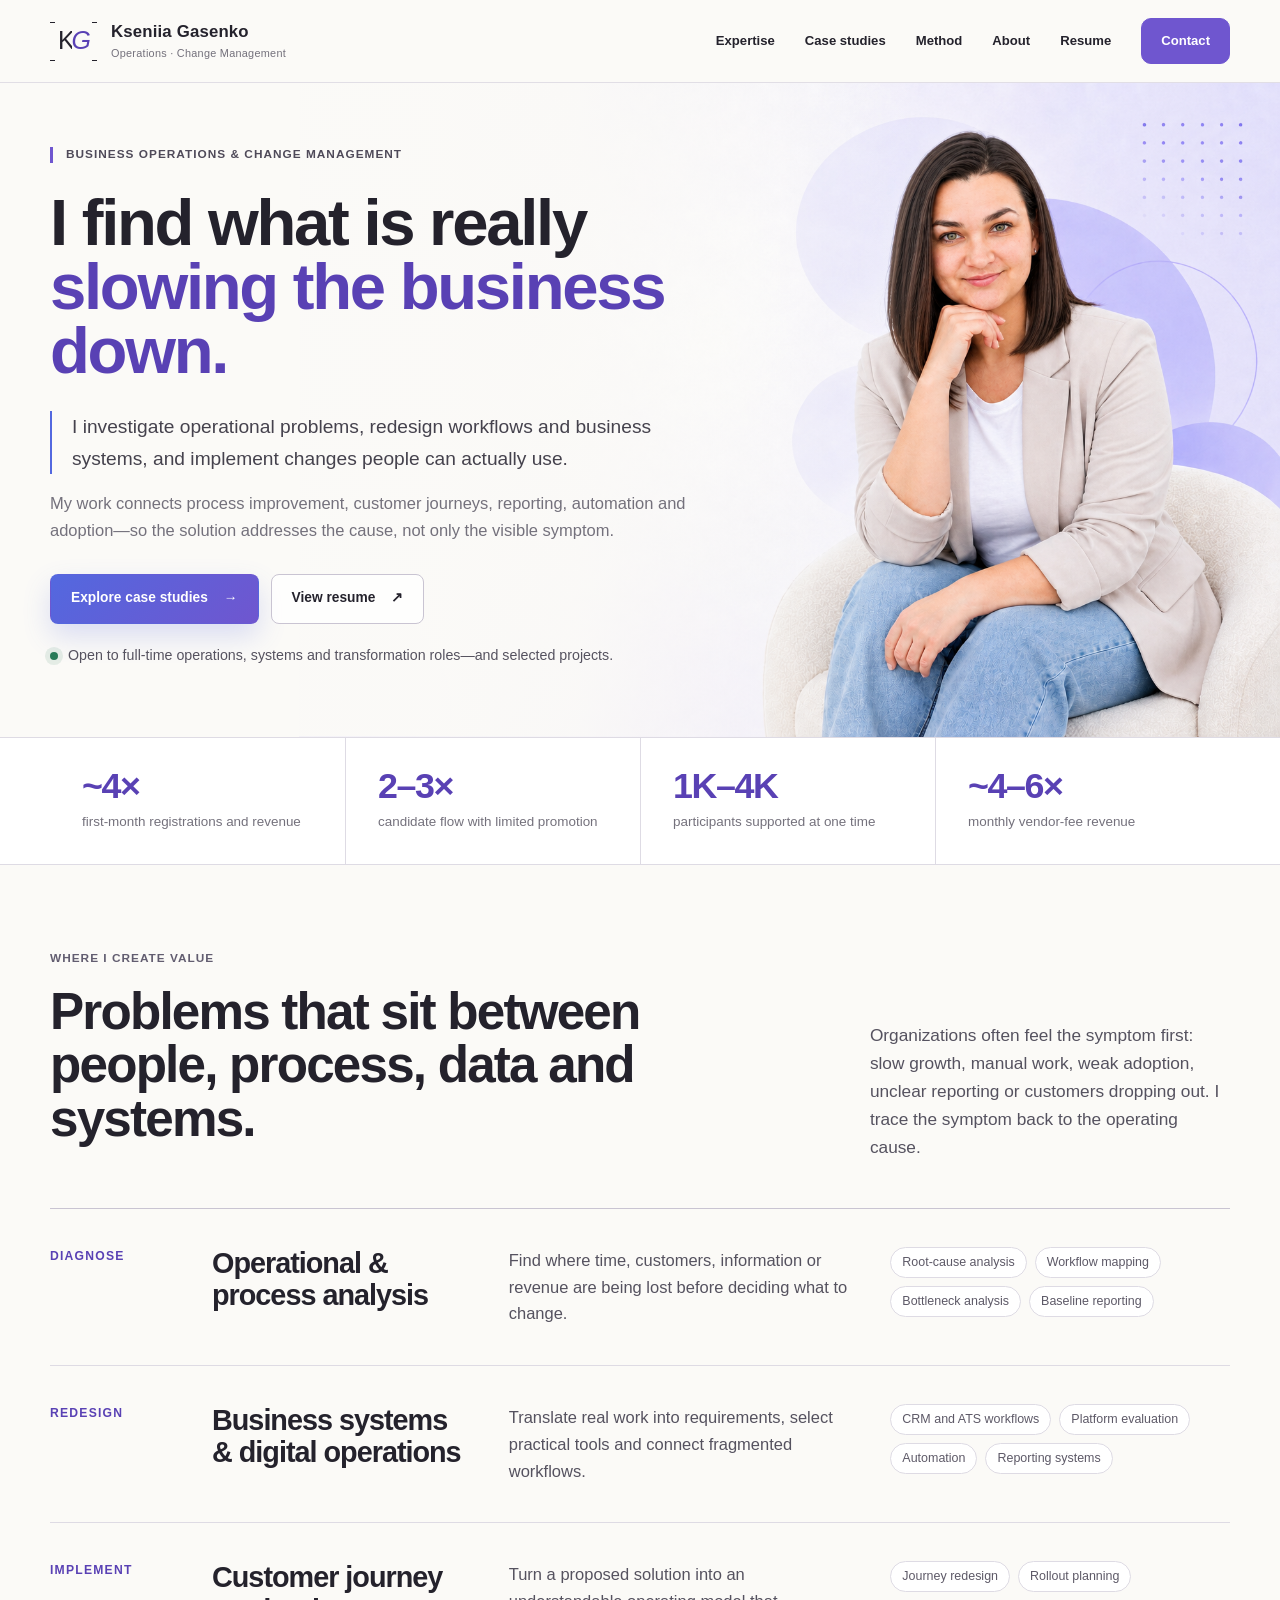
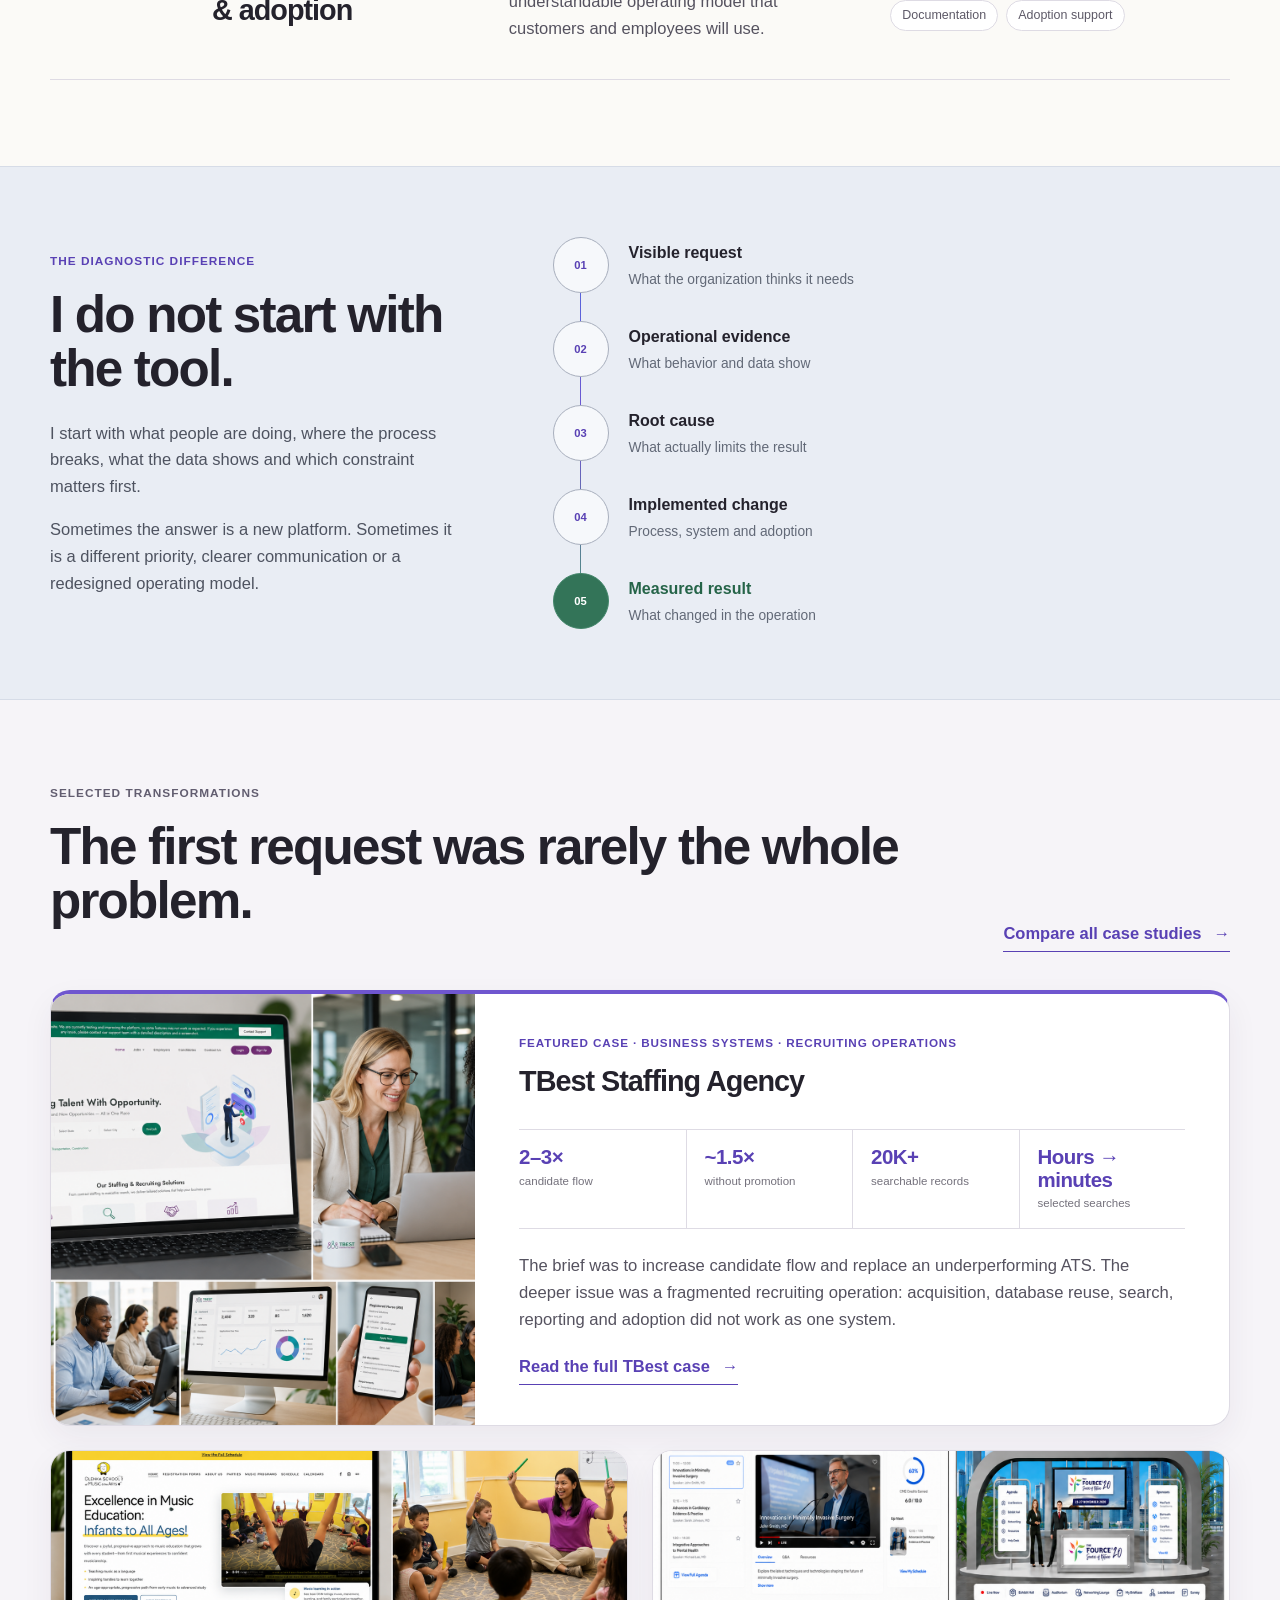
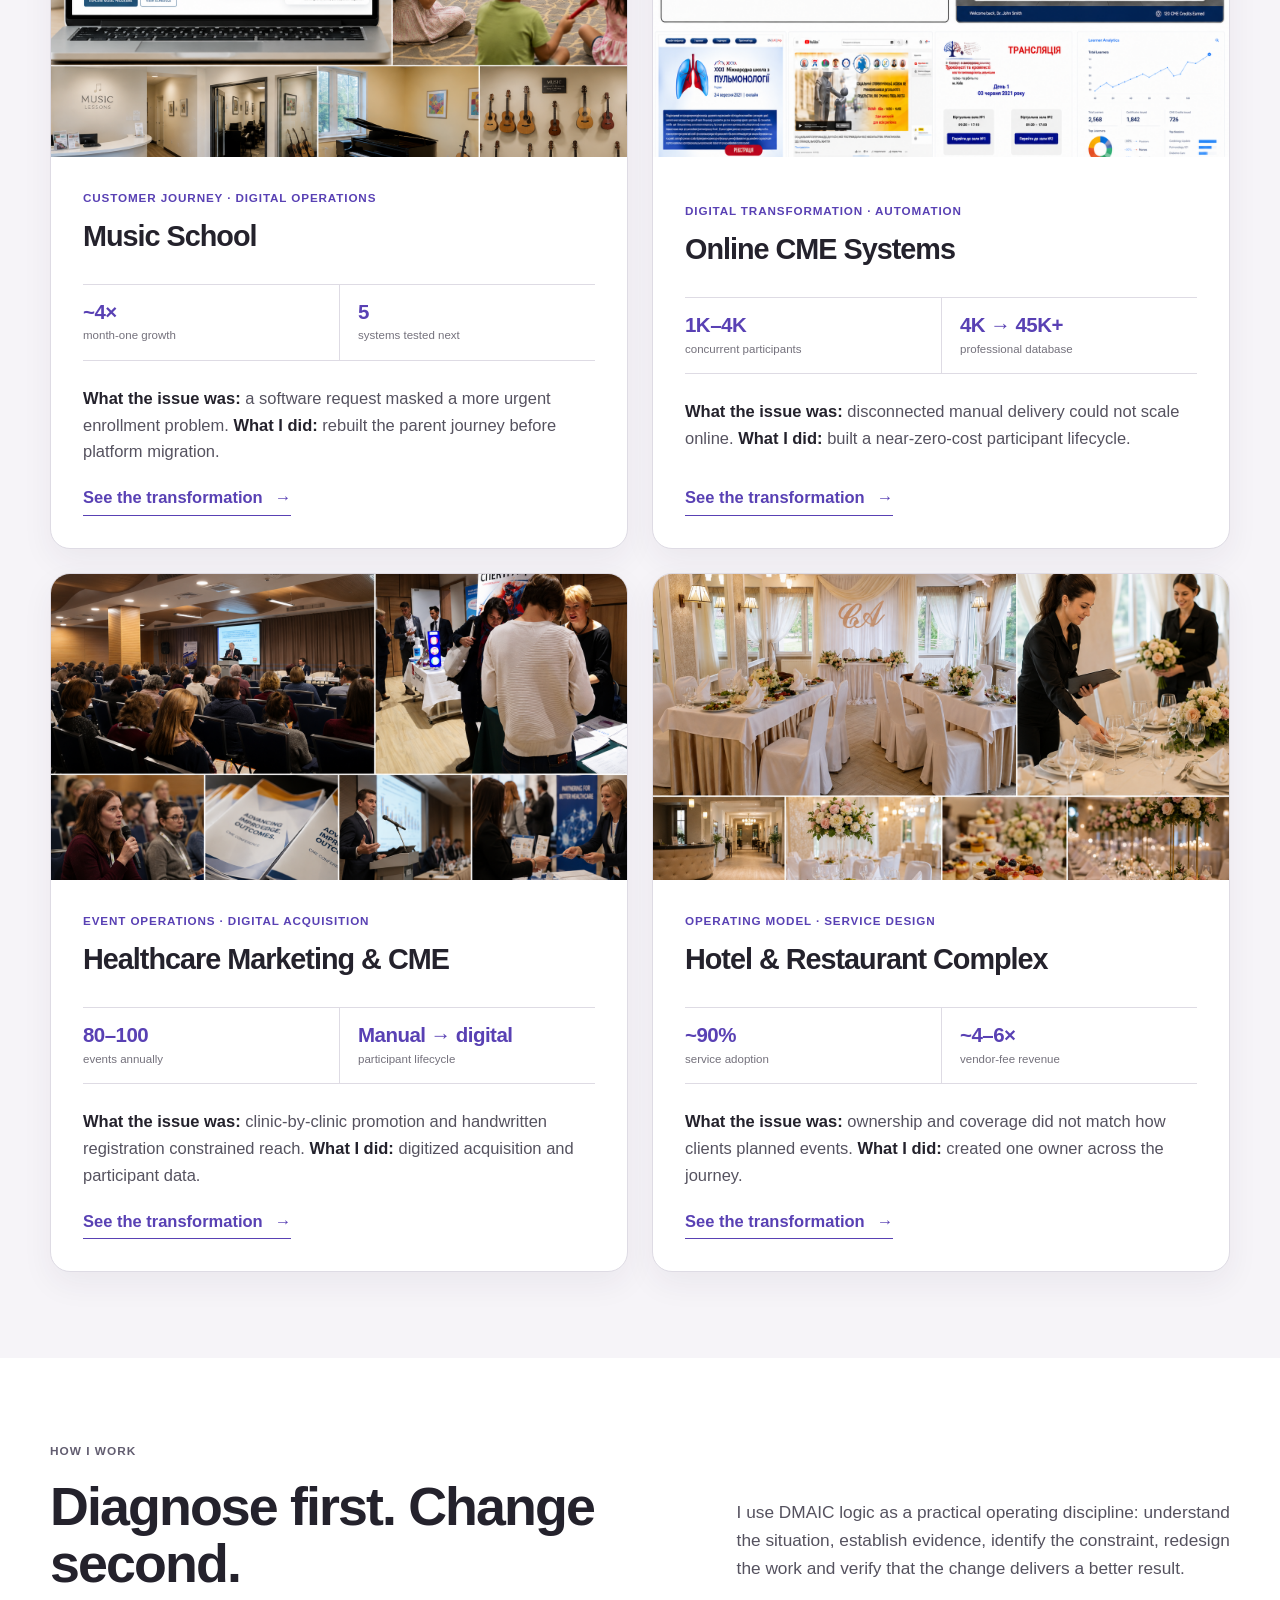
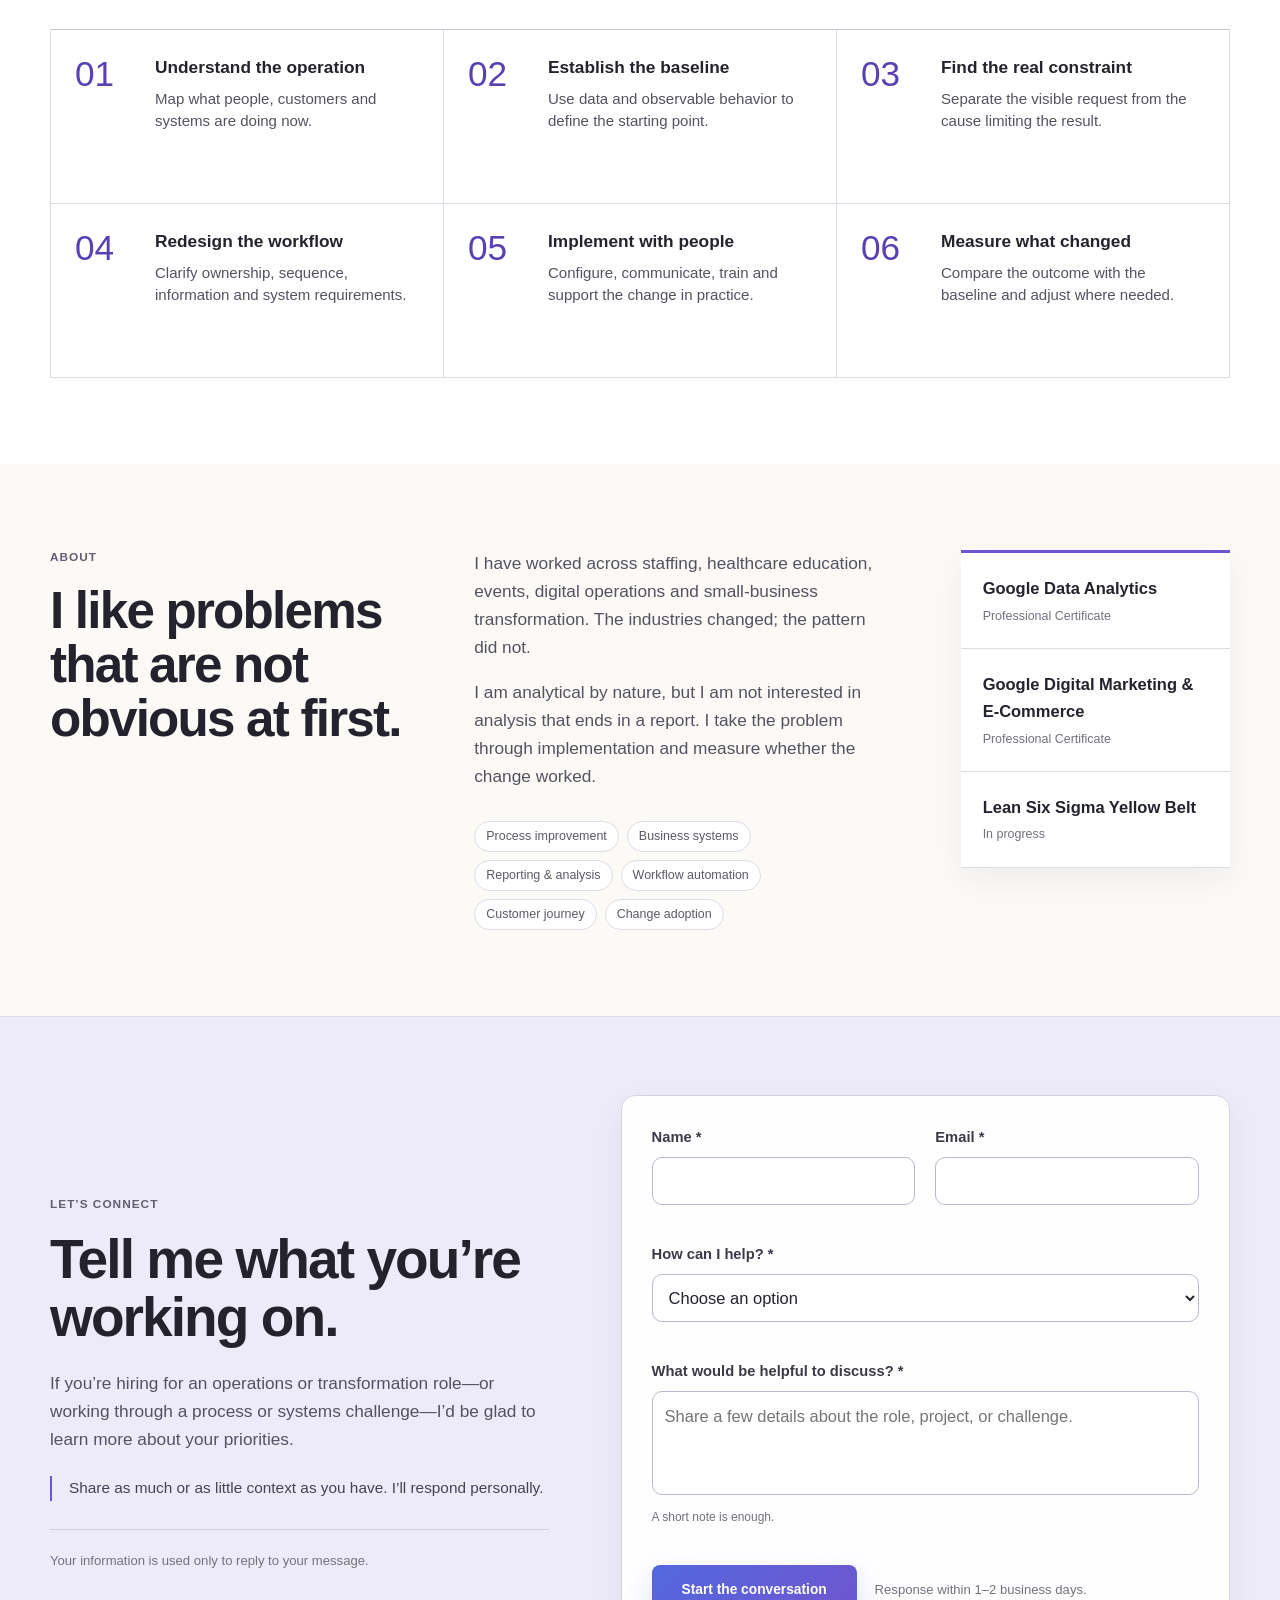
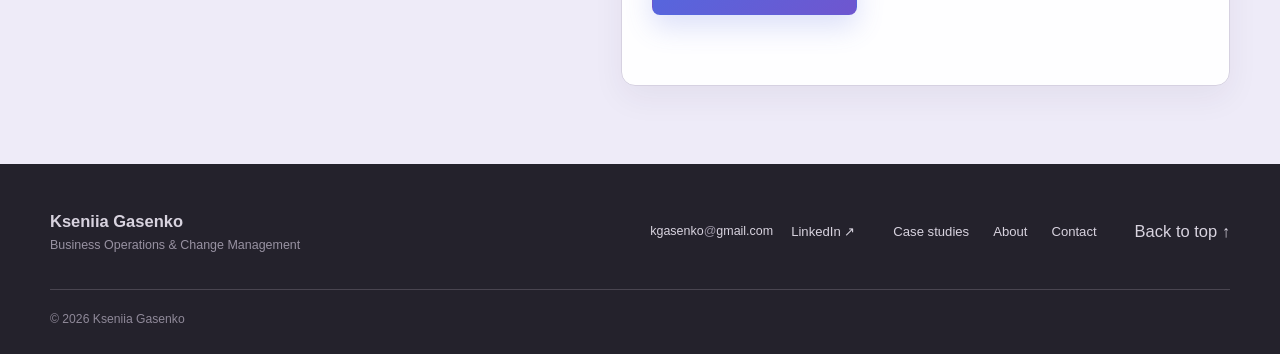
<file: index.html>
<!doctype html>
<html lang="en">
<head>
  <meta charset="utf-8">
  <meta name="viewport" content="width=device-width, initial-scale=1">
  <meta name="description" content="Kseniia Gasenko investigates operational problems, redesigns business systems and workflows, and implements measurable transformation across operations, customer journeys and digital delivery.">
  <meta name="theme-color" content="#fbfaf7">
  <meta property="og:title" content="Kseniia Gasenko | Business Operations & Change Management">
  <meta property="og:description" content="Operations, systems and customer-journey transformations built around the real problem—not the first requested tool.">
  <meta property="og:type" content="website">
  <meta property="og:image" content="assets/images/hero/kseniia-photo.png">
  <link rel="canonical" href="https://kgasenko-lab.github.io/kgasenko-portfolio/">
  <title>Kseniia Gasenko | Business Operations & Change Management</title>
  <link rel="stylesheet" href="css/style.css?v=20260823-15">
</head>
<body>
  <a class="skip-link" href="#main-content">Skip to main content</a>
  <header class="site-header" data-header>
    <div class="container nav-shell">
      <a class="brand" href="#top" aria-label="Kseniia Gasenko, home">
        <span class="brand-mark" aria-hidden="true"><span class="brand-k">K</span><span class="brand-g">G</span></span>
        <span class="brand-copy"><strong>Kseniia Gasenko</strong><small>Operations · Change Management</small></span>
      </a>
      <nav class="desktop-nav" aria-label="Primary navigation">
        <a href="#expertise">Expertise</a><a href="#case-studies">Case studies</a><a href="#method">Method</a><a href="#about">About</a>
        <a href="assets/documents/Kseniia_Gasenko_Change_Transformation_Resume.pdf" target="_blank" rel="noopener noreferrer">Resume <span class="sr-only">(opens PDF in a new tab)</span></a>
        <a class="nav-cta" href="#contact">Contact</a>
      </nav>
      <button class="menu-toggle" type="button" aria-expanded="false" aria-controls="mobile-menu" aria-label="Open navigation"><span></span><span></span><span></span></button>
    </div>
    <nav class="mobile-menu" id="mobile-menu" aria-label="Mobile navigation" hidden>
      <div class="container mobile-menu-inner"><a href="#expertise">Expertise</a><a href="#case-studies">Case studies</a><a href="#method">Method</a><a href="#about">About</a><a href="assets/documents/Kseniia_Gasenko_Change_Transformation_Resume.pdf" target="_blank" rel="noopener noreferrer">Resume <span class="sr-only">(opens PDF in a new tab)</span></a><a href="#contact">Contact</a></div>
    </nav>
  </header>

  <main id="main-content">
    <section class="hero" id="top">
      <div class="container hero-grid"><div class="hero-copy">
        <p class="eyebrow"><span aria-hidden="true"></span> Business Operations & Change Management</p>
        <h1>I find what is really <em>slowing the business down.</em></h1>
        <p class="hero-lead">I investigate operational problems, redesign workflows and business systems, and implement changes people can actually use.</p>
        <p class="hero-support">My work connects process improvement, customer journeys, reporting, automation and adoption—so the solution addresses the cause, not only the visible symptom.</p>
        <div class="hero-actions"><a class="button button-primary" href="#case-studies">Explore case studies <span aria-hidden="true">→</span></a><a class="button button-secondary" href="assets/documents/Kseniia_Gasenko_Change_Transformation_Resume.pdf" target="_blank" rel="noopener noreferrer">View resume <span aria-hidden="true">↗</span><span class="sr-only"> Opens PDF in a new tab</span></a></div>
        <p class="availability"><span aria-hidden="true"></span> Open to full-time operations, systems and transformation roles—and selected projects.</p>
      </div></div>
    </section>

    <section class="impact-band" aria-label="Selected business results"><div class="container impact-grid">
      <div><strong>~4×</strong><span>first-month registrations and revenue</span></div><div><strong>2–3×</strong><span>candidate flow with limited promotion</span></div><div><strong>1K–4K</strong><span>participants supported at one time</span></div><div><strong>~4–6×</strong><span>monthly vendor-fee revenue</span></div>
    </div></section>

    <section class="section expertise" id="expertise"><div class="container">
      <div class="section-heading split-heading"><div><p class="eyebrow">Where I create value</p><h2>Problems that sit between people, process, data and systems.</h2></div><p>Organizations often feel the symptom first: slow growth, manual work, weak adoption, unclear reporting or customers dropping out. I trace the symptom back to the operating cause.</p></div>
      <div class="capability-list">
        <article class="capability"><p class="capability-label">Diagnose</p><h3>Operational & process analysis</h3><p>Find where time, customers, information or revenue are being lost before deciding what to change.</p><ul><li>Root-cause analysis</li><li>Workflow mapping</li><li>Bottleneck analysis</li><li>Baseline reporting</li></ul></article>
        <article class="capability"><p class="capability-label">Redesign</p><h3>Business systems & digital operations</h3><p>Translate real work into requirements, select practical tools and connect fragmented workflows.</p><ul><li>CRM and ATS workflows</li><li>Platform evaluation</li><li>Automation</li><li>Reporting systems</li></ul></article>
        <article class="capability"><p class="capability-label">Implement</p><h3>Customer journey & adoption</h3><p>Turn a proposed solution into an understandable operating model that customers and employees will use.</p><ul><li>Journey redesign</li><li>Rollout planning</li><li>Documentation</li><li>Adoption support</li></ul></article>
      </div>
    </div></section>

    <section class="section diagnostic-section" aria-labelledby="diagnostic-title"><div class="container diagnostic-grid">
      <div class="diagnostic-copy"><p class="eyebrow">The diagnostic difference</p><h2 id="diagnostic-title">I do not start with the tool.</h2><p>I start with what people are doing, where the process breaks, what the data shows and which constraint matters first.</p><p>Sometimes the answer is a new platform. Sometimes it is a different priority, clearer communication or a redesigned operating model.</p></div>
      <ol class="diagnostic-path" aria-label="Transformation diagnostic sequence"><li><span>01</span><div><strong>Visible request</strong><small>What the organization thinks it needs</small></div></li><li><span>02</span><div><strong>Operational evidence</strong><small>What behavior and data show</small></div></li><li><span>03</span><div><strong>Root cause</strong><small>What actually limits the result</small></div></li><li><span>04</span><div><strong>Implemented change</strong><small>Process, system and adoption</small></div></li><li class="diagnostic-result"><span>05</span><div><strong>Measured result</strong><small>What changed in the operation</small></div></li></ol>
    </div></section>

    <section class="section cases-section" id="case-studies"><div class="container">
      <div class="section-heading case-heading"><div><p class="eyebrow">Selected transformations</p><h2>The first request was rarely the whole problem.</h2></div><a class="text-link" href="case-studies.html">Compare all case studies <span aria-hidden="true">→</span></a></div>
      <div class="case-grid">
        <article class="case-card case-card-featured"><a class="case-image" href="case-studies.html#staffing-agency"><img src="assets/images/projects/staffing-agency.png" alt="TBest staffing systems, recruiting workflow and reporting transformation" width="1536" height="1024"></a><div class="case-content"><p class="case-type">Featured case · Business systems · Recruiting operations</p><h3><a href="case-studies.html#staffing-agency">TBest Staffing Agency</a></h3><div class="case-results-line" aria-label="TBest results"><span><strong>2–3×</strong>candidate flow</span><span><strong>~1.5×</strong>without promotion</span><span><strong>20K+</strong>searchable records</span><span><strong>Hours → minutes</strong>selected searches</span></div><p class="case-intro">The brief was to increase candidate flow and replace an underperforming ATS. The deeper issue was a fragmented recruiting operation: acquisition, database reuse, search, reporting and adoption did not work as one system.</p><a class="text-link" href="case-studies.html#staffing-agency">Read the full TBest case <span aria-hidden="true">→</span></a></div></article>
        <article class="case-card"><a class="case-image" href="case-studies.html#music-school"><img src="assets/images/projects/music-school.png" alt="Music school website, scheduling and enrollment work" width="1536" height="1024" loading="lazy"></a><div class="case-content"><p class="case-type">Customer journey · Digital operations</p><h3><a href="case-studies.html#music-school">Music School</a></h3><div class="case-results-line"><span><strong>~4×</strong>month-one growth</span><span><strong>5</strong>systems tested next</span></div><p><strong>What the issue was:</strong> a software request masked a more urgent enrollment problem. <strong>What I did:</strong> rebuilt the parent journey before platform migration.</p><a class="text-link" href="case-studies.html#music-school">See the transformation <span aria-hidden="true">→</span></a></div></article>
        <article class="case-card"><a class="case-image" href="case-studies.html#online-cme"><img src="assets/images/projects/online-cme.png" alt="Online healthcare education system" width="1536" height="1024" loading="lazy"></a><div class="case-content"><p class="case-type">Digital transformation · Automation</p><h3><a href="case-studies.html#online-cme">Online CME Systems</a></h3><div class="case-results-line"><span><strong>1K–4K</strong>concurrent participants</span><span><strong>4K → 45K+</strong>professional database</span></div><p><strong>What the issue was:</strong> disconnected manual delivery could not scale online. <strong>What I did:</strong> built a near-zero-cost participant lifecycle.</p><a class="text-link" href="case-studies.html#online-cme">See the transformation <span aria-hidden="true">→</span></a></div></article>
        <article class="case-card"><a class="case-image" href="case-studies.html#healthcare-cme"><img src="assets/images/projects/healthcare-cme.png" alt="Healthcare event registration and digital acquisition" width="1536" height="1024" loading="lazy"></a><div class="case-content"><p class="case-type">Event operations · Digital acquisition</p><h3><a href="case-studies.html#healthcare-cme">Healthcare Marketing & CME</a></h3><div class="case-results-line"><span><strong>80–100</strong>events annually</span><span><strong>Manual → digital</strong>participant lifecycle</span></div><p><strong>What the issue was:</strong> clinic-by-clinic promotion and handwritten registration constrained reach. <strong>What I did:</strong> digitized acquisition and participant data.</p><a class="text-link" href="case-studies.html#healthcare-cme">See the transformation <span aria-hidden="true">→</span></a></div></article>
        <article class="case-card"><a class="case-image" href="case-studies.html#hotel-complex"><img src="assets/images/projects/hotel-complex.png" alt="Hotel and restaurant event service operation" width="1536" height="1024" loading="lazy"></a><div class="case-content"><p class="case-type">Operating model · Service design</p><h3><a href="case-studies.html#hotel-complex">Hotel & Restaurant Complex</a></h3><div class="case-results-line"><span><strong>~90%</strong>service adoption</span><span><strong>~4–6×</strong>vendor-fee revenue</span></div><p><strong>What the issue was:</strong> ownership and coverage did not match how clients planned events. <strong>What I did:</strong> created one owner across the journey.</p><a class="text-link" href="case-studies.html#hotel-complex">See the transformation <span aria-hidden="true">→</span></a></div></article>
      </div>
    </div></section>

    <section class="section method-section" id="method"><div class="container"><div class="section-heading split-heading"><div><p class="eyebrow">How I work</p><h2>Diagnose first. Change second.</h2></div><p>I use DMAIC logic as a practical operating discipline: understand the situation, establish evidence, identify the constraint, redesign the work and verify that the change delivers a better result.</p></div><ol class="method-list"><li><span>01</span><div><strong>Understand the operation</strong><p>Map what people, customers and systems are doing now.</p></div></li><li><span>02</span><div><strong>Establish the baseline</strong><p>Use data and observable behavior to define the starting point.</p></div></li><li><span>03</span><div><strong>Find the real constraint</strong><p>Separate the visible request from the cause limiting the result.</p></div></li><li><span>04</span><div><strong>Redesign the workflow</strong><p>Clarify ownership, sequence, information and system requirements.</p></div></li><li><span>05</span><div><strong>Implement with people</strong><p>Configure, communicate, train and support the change in practice.</p></div></li><li><span>06</span><div><strong>Measure what changed</strong><p>Compare the outcome with the baseline and adjust where needed.</p></div></li></ol></div></section>

    <section class="section about-section" id="about"><div class="container about-grid"><div><p class="eyebrow">About</p><h2>I like problems that are not obvious at first.</h2></div><div class="about-copy"><p>I have worked across staffing, healthcare education, events, digital operations and small-business transformation. The industries changed; the pattern did not.</p><p>I am analytical by nature, but I am not interested in analysis that ends in a report. I take the problem through implementation and measure whether the change worked.</p><div class="skill-tags"><span>Process improvement</span><span>Business systems</span><span>Reporting & analysis</span><span>Workflow automation</span><span>Customer journey</span><span>Change adoption</span></div></div><aside class="credential-panel" aria-label="Credentials"><div><strong>Google Data Analytics</strong><span>Professional Certificate</span></div><div><strong>Google Digital Marketing & E-Commerce</strong><span>Professional Certificate</span></div><div><strong>Lean Six Sigma Yellow Belt</strong><span>In progress</span></div></aside></div></section>

    <section class="section contact-section" id="contact"><div class="container contact-grid">
      <div class="contact-copy"><p class="eyebrow">Let’s connect</p><h2>Tell me what you’re working on.</h2><p>If you’re hiring for an operations or transformation role—or working through a process or systems challenge—I’d be glad to learn more about your priorities.</p><p class="contact-invitation">Share as much or as little context as you have. I’ll respond personally.</p><p class="privacy-note">Your information is used only to reply to your message.</p></div>
      <form class="contact-form" id="contact-form" action="https://formsubmit.co/kgasenko@gmail.com" method="post" novalidate data-form-endpoint="https://formsubmit.co/ajax/kgasenko@gmail.com">
        <input type="hidden" name="_subject" value="New inquiry from the Kseniia Gasenko portfolio">
        <input type="hidden" name="_template" value="table">
        <input type="hidden" name="_captcha" value="true">
        <div class="form-summary" id="form-summary" role="alert" tabindex="-1" hidden></div>
        <div class="form-row"><div class="form-field"><label for="name">Name <span aria-hidden="true">*</span></label><input id="name" name="name" type="text" autocomplete="name" maxlength="80" required aria-describedby="name-error"><p class="field-error" id="name-error"></p></div><div class="form-field"><label for="email">Email <span aria-hidden="true">*</span></label><input id="email" name="email" type="email" autocomplete="email" inputmode="email" maxlength="120" required aria-describedby="email-error"><p class="field-error" id="email-error"></p></div></div>
        <div class="form-field"><label for="inquiry-type">How can I help? <span aria-hidden="true">*</span></label><select id="inquiry-type" name="inquiry_type" required aria-describedby="inquiry-type-error"><option value="">Choose an option</option><option>Discuss a full-time role</option><option>Discuss a transformation project</option><option>Improve a process or system</option><option>Strengthen digital operations</option><option>Start with a general conversation</option></select><p class="field-error" id="inquiry-type-error"></p></div>
        <div class="form-field"><label for="message">What would be helpful to discuss? <span aria-hidden="true">*</span></label><textarea class="resize-none" id="message" name="message" rows="3" minlength="12" maxlength="1200" required aria-describedby="message-hint message-error" placeholder="Share a few details about the role, project, or challenge."></textarea><p class="field-hint" id="message-hint">A short note is enough.</p><p class="field-error" id="message-error"></p></div>
        <input type="text" name="_honey" class="honeypot" tabindex="-1" autocomplete="off" aria-hidden="true">
        <div class="form-submit-row"><button class="button button-primary form-submit" type="submit"><span class="submit-label">Start the conversation</span><span class="submit-spinner" aria-hidden="true"></span></button><p>Response within 1–2 business days.</p></div><p class="form-status" id="form-status" role="status" aria-live="polite"></p>
      </form>
    </div></section>
  </main>
  <footer class="site-footer"><div class="container footer-grid"><div><strong>Kseniia Gasenko</strong><span>Business Operations & Change Management</span></div><div class="footer-contact" aria-label="Direct contact"><span class="footer-email" aria-label="Email: kgasenko at gmail dot com">kgasenko<span aria-hidden="true">@</span><span class="sr-only"> at </span>gmail.com</span><a href="https://www.linkedin.com/in/xenia-gasenko" target="_blank" rel="noopener noreferrer">LinkedIn ↗<span class="sr-only"> (opens in a new tab)</span></a></div><nav aria-label="Footer navigation"><a href="#case-studies">Case studies</a><a href="#about">About</a><a href="#contact">Contact</a></nav><a href="#top">Back to top ↑</a></div><div class="container footer-bottom">© <span id="year">2026</span> Kseniia Gasenko</div></footer>
  <script src="js/main.js?v=20260823-8"></script>
</body>
</html>
</file>
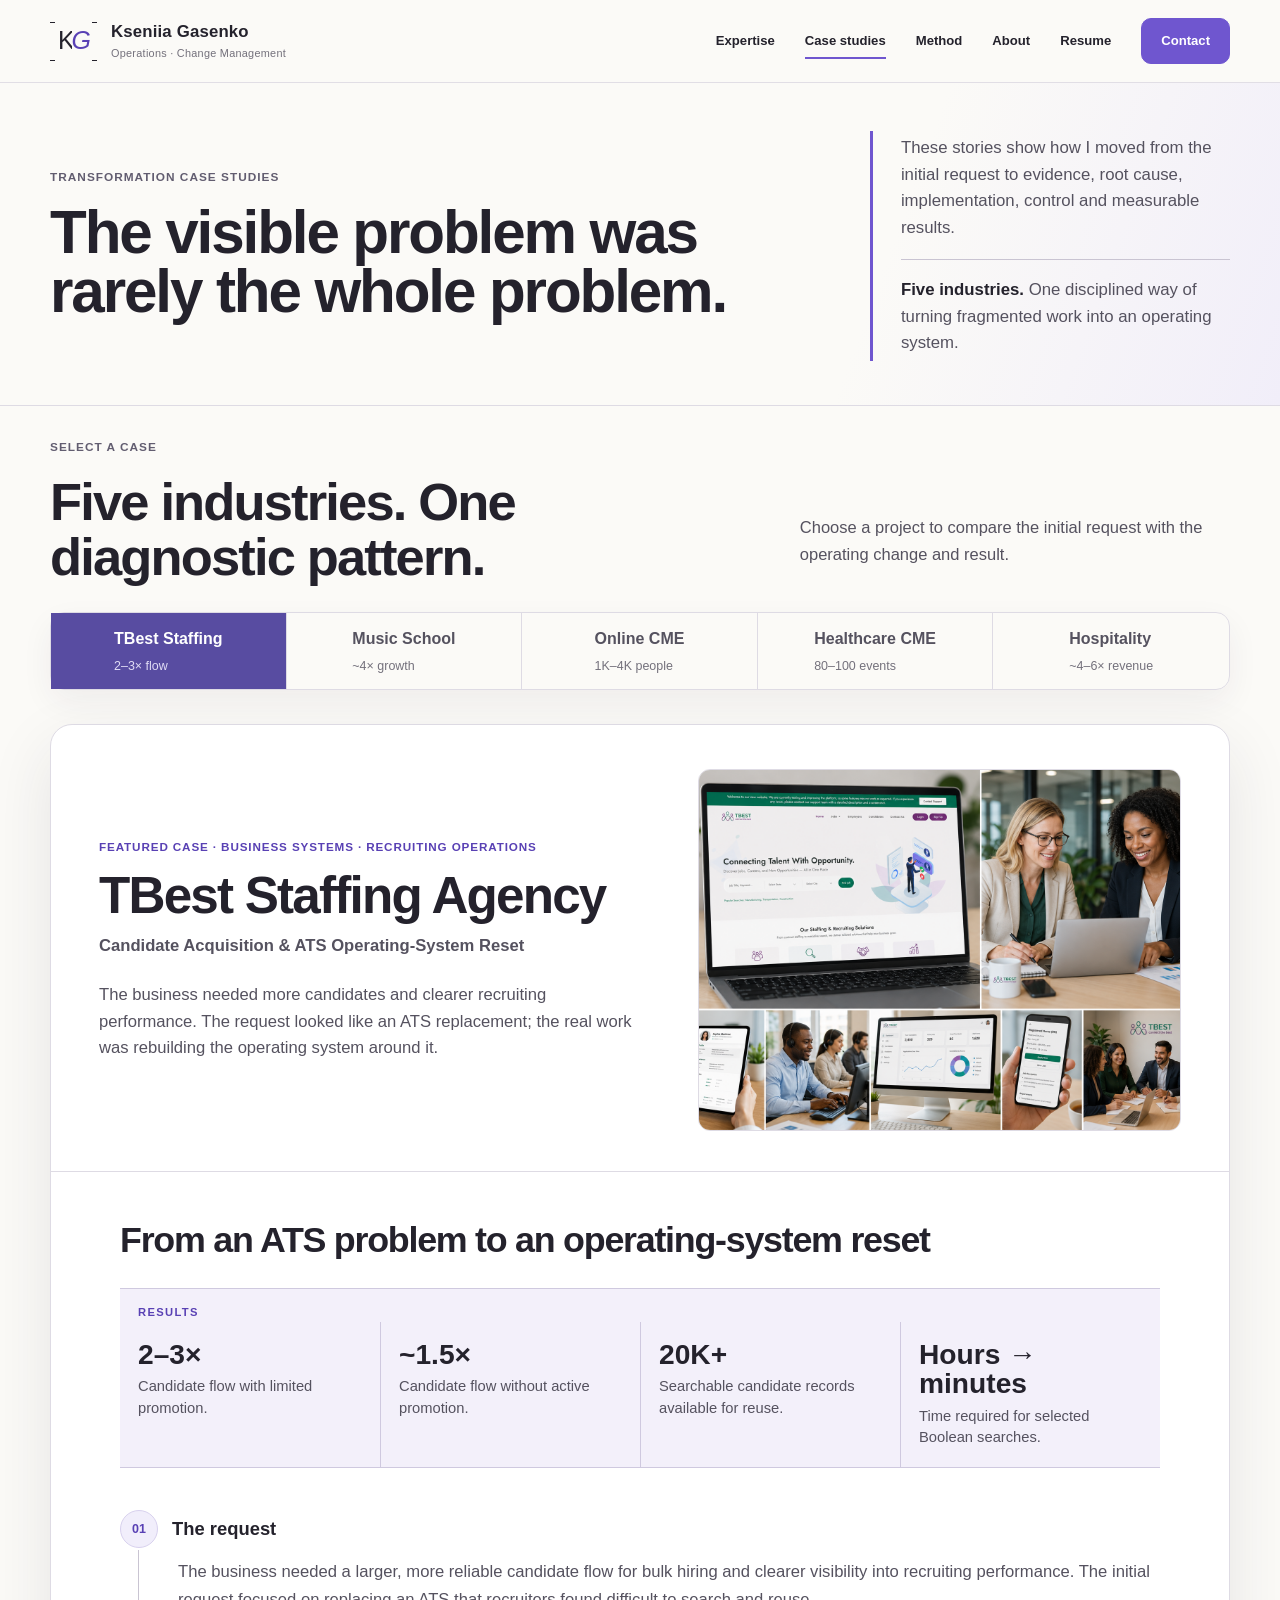
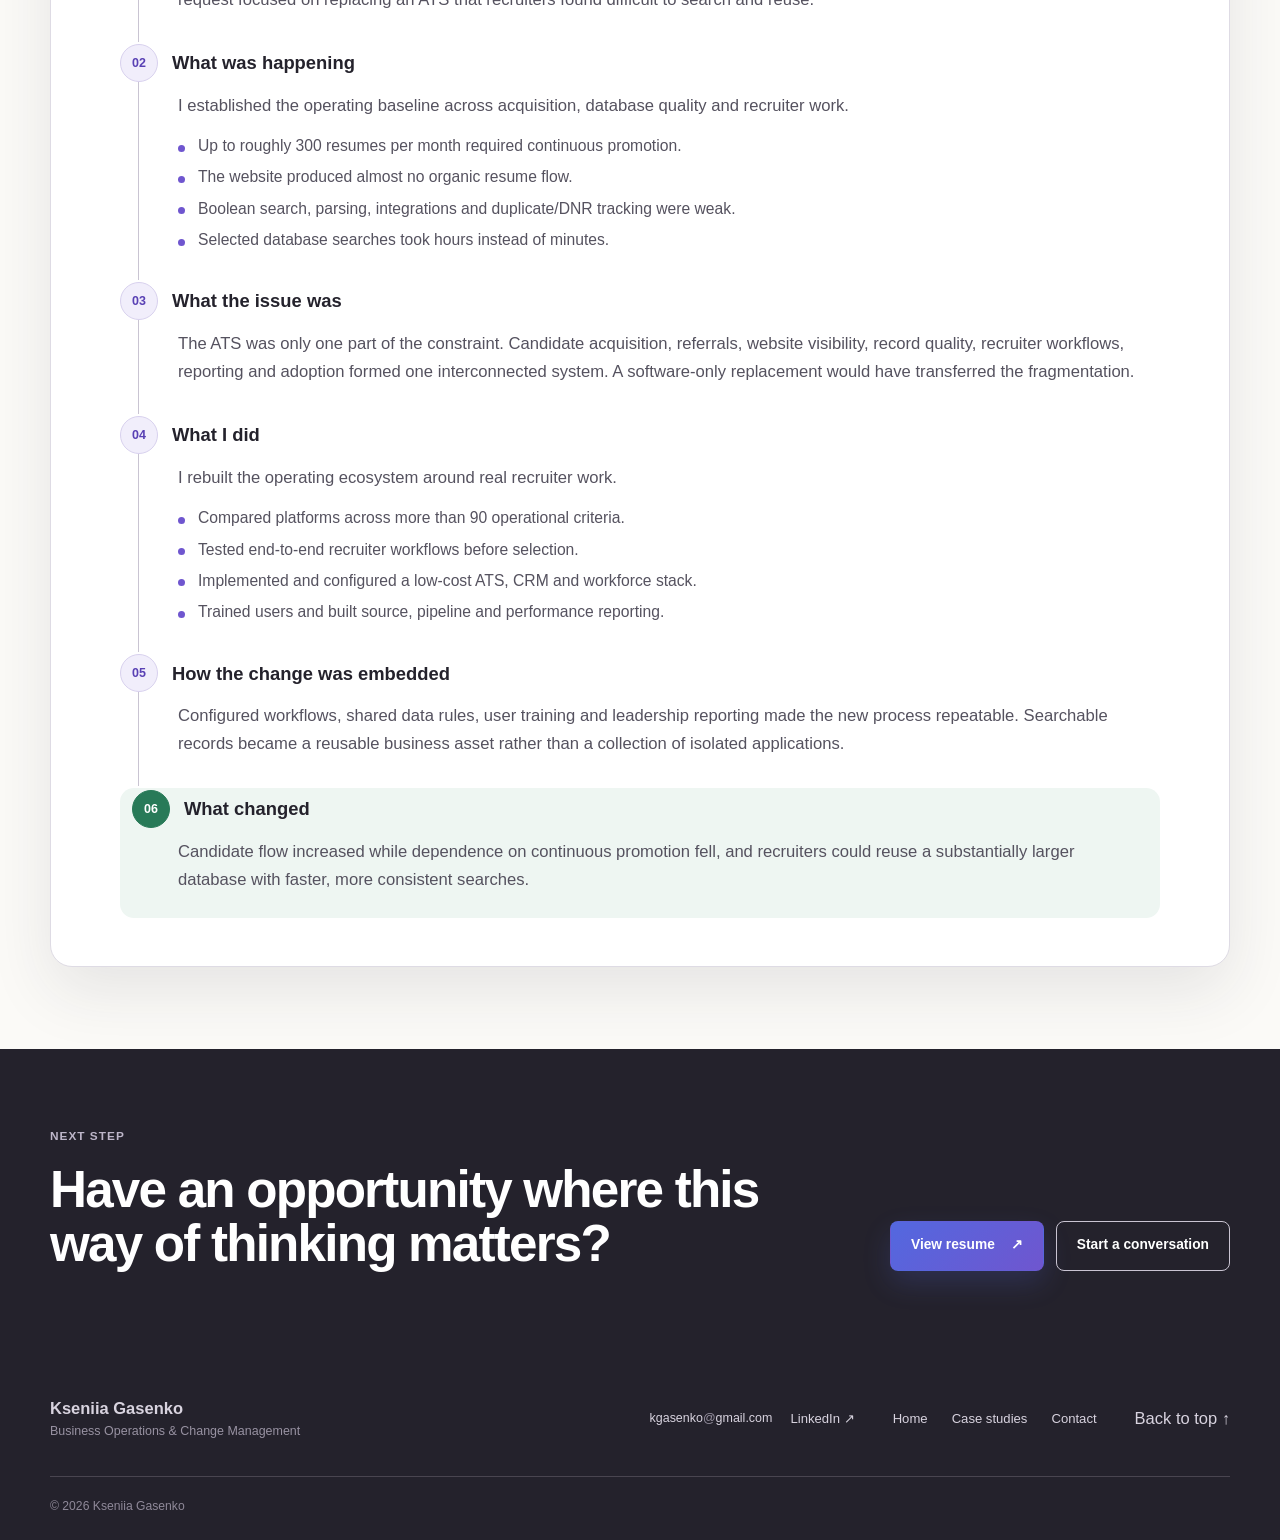
<file: case-studies.html>
<!doctype html>
<html lang="en">
<head>
  <meta charset="utf-8"><meta name="viewport" content="width=device-width, initial-scale=1">
  <meta name="description" content="Business transformation case studies by Kseniia Gasenko: operations, systems, customer journeys, digital delivery and measurable change.">
  <meta name="theme-color" content="#fbfaf7">
  <meta property="og:title" content="Transformation Case Studies | Kseniia Gasenko"><meta property="og:description" content="Five transformations showing the request, evidence, root cause, implemented change and measured result."><meta property="og:type" content="website"><meta property="og:image" content="assets/images/projects/music-school.png">
  <link rel="canonical" href="https://kgasenko-lab.github.io/kgasenko-portfolio/case-studies.html">
  <title>Transformation Case Studies | Kseniia Gasenko</title>
  <link rel="stylesheet" href="css/style.css?v=20260823-15"><link rel="stylesheet" href="css/case-studies.css?v=20260823-13">
</head>
<body class="cases-page">
  <a class="skip-link" href="#main-content">Skip to main content</a>
  <header class="site-header" data-header><div class="container nav-shell">
    <a class="brand" href="index.html" aria-label="Kseniia Gasenko, home"><span class="brand-mark" aria-hidden="true"><span class="brand-k">K</span><span class="brand-g">G</span></span><span class="brand-copy"><strong>Kseniia Gasenko</strong><small>Operations · Change Management</small></span></a>
    <nav class="desktop-nav" aria-label="Primary navigation"><a href="index.html#expertise">Expertise</a><a href="#cases" aria-current="page">Case studies</a><a href="index.html#method">Method</a><a href="index.html#about">About</a><a href="assets/documents/Kseniia_Gasenko_Change_Transformation_Resume.pdf" target="_blank" rel="noopener noreferrer">Resume <span class="sr-only">(opens PDF in a new tab)</span></a><a class="nav-cta" href="index.html#contact">Contact</a></nav>
    <button class="menu-toggle" type="button" aria-expanded="false" aria-controls="mobile-menu" aria-label="Open navigation"><span></span><span></span><span></span></button>
  </div><nav class="mobile-menu" id="mobile-menu" aria-label="Mobile navigation" hidden><div class="container mobile-menu-inner"><a href="index.html#expertise">Expertise</a><a href="#cases" aria-current="page">Case studies</a><a href="index.html#method">Method</a><a href="index.html#about">About</a><a href="assets/documents/Kseniia_Gasenko_Change_Transformation_Resume.pdf" target="_blank" rel="noopener noreferrer">Resume</a><a href="index.html#contact">Contact</a></div></nav></header>

  <main id="main-content">
    <section class="cases-hero" id="top"><div class="container cases-hero-grid"><div><p class="eyebrow">Transformation case studies</p><h1>The visible problem was rarely the whole problem.</h1></div><div class="case-intro"><p>These stories show how I moved from the initial request to evidence, root cause, implementation, control and measurable results.</p><p class="case-intro-note"><strong>Five industries.</strong> One disciplined way of turning fragmented work into an operating system.</p></div></div></section>

    <section class="cases-workspace" id="cases" aria-labelledby="case-selector-title"><div class="container">
      <div class="case-selector-heading"><div><p class="eyebrow">Select a case</p><h2 id="case-selector-title">Five industries. One diagnostic pattern.</h2></div><p>Choose a project to compare the initial request with the operating change and result.</p></div>
      <div class="case-tabs" role="tablist" aria-label="Case studies">
        <button type="button" role="tab" id="tab-staffing-agency" aria-controls="staffing-agency" aria-selected="true" tabindex="0" data-case-tab="staffing-agency"><span>TBest Staffing</span><small>2–3× flow</small></button>
        <button type="button" role="tab" id="tab-music-school" aria-controls="music-school" aria-selected="false" tabindex="-1" data-case-tab="music-school"><span>Music School</span><small>~4× growth</small></button>
        <button type="button" role="tab" id="tab-online-cme" aria-controls="online-cme" aria-selected="false" tabindex="-1" data-case-tab="online-cme"><span>Online CME</span><small>1K–4K people</small></button>
        <button type="button" role="tab" id="tab-healthcare-cme" aria-controls="healthcare-cme" aria-selected="false" tabindex="-1" data-case-tab="healthcare-cme"><span>Healthcare CME</span><small>80–100 events</small></button>
        <button type="button" role="tab" id="tab-hotel-complex" aria-controls="hotel-complex" aria-selected="false" tabindex="-1" data-case-tab="hotel-complex"><span>Hospitality</span><small>~4–6× revenue</small></button>
      </div>

      <article class="case-panel" id="music-school" role="tabpanel" aria-labelledby="tab-music-school" tabindex="0" data-case-panel hidden>
        <header class="case-panel-header"><div><p class="case-type">Customer journey · Digital operations · Business systems</p><h2>Music School</h2><p class="case-role">Enrollment & Operations Transformation</p><p class="case-deck">The project began as a search for school-management software. The evidence showed that the more urgent constraint was earlier in the journey: families could not easily understand, compare and enroll in programs.</p></div><figure class="case-visual"><img src="assets/images/projects/music-school.png" alt="Music school website, enrollment and scheduling transformation" width="1536" height="1024"></figure></header>
        <div class="case-story"><div class="case-narrative"><h3>Why the software request was not the first priority</h3><aside class="case-evidence" aria-label="Music School results"><p class="results-kicker">Results</p><ul class="result-list"><li><strong>~4×</strong><span>First-month registrations versus the prior-year comparison.</span></li><li><strong>~4×</strong><span>First-month revenue for the same programs and timing.</span></li><li><strong>5</strong><span>Platforms shortlisted for hands-on operational testing.</span></li><li><strong>One clear journey</strong><span>Program discovery, trial and enrollment brought into a consistent path.</span></li></ul></aside><section class="case-phase"><h4><span>01</span>The request</h4><p>The assignment began as a search for school-management software. Enrollment, scheduling, payments and communication were consuming administrative time, and a new platform appeared to be the obvious solution.</p></section><section class="case-phase"><h4><span>02</span>What was happening</h4><p>I reviewed the full family journey—from discovering a program to comparing schedules, booking a trial and enrolling—and assessed which information staff had to recreate across pages, messages and internal records.</p><ul><li>Program, age, schedule and tuition information was difficult to compare.</li><li>Trial and registration paths created avoidable questions and drop-off.</li><li>The school lacked a consistent acquisition foundation to evaluate software against.</li></ul></section><section class="case-phase"><h4><span>03</span>What the issue was</h4><p>The immediate constraint was not the back-office platform. Families first needed a clearer way to understand and choose the right program. Replacing software before fixing that journey would have reorganized administration without addressing enrollment.</p></section><section class="case-phase"><h4><span>04</span>What I did</h4><p>I changed the sequence: improve acquisition first, then select the system using requirements proven through the redesigned operation.</p><ul><li>Rebuilt program pages, schedules, pricing, trial and enrollment paths.</li><li>Created reusable email, campaign and SEO foundations.</li><li>Mapped operational requirements and evaluated candidate platforms.</li></ul></section><section class="case-phase"><h4><span>05</span>How the change was embedded</h4><p>Standardized content and enrollment assets made updates easier to maintain. The operating-requirements map created a practical scorecard for hands-on platform testing rather than a feature-led buying decision.</p></section><section class="case-phase case-phase-result"><h4><span>06</span>What changed</h4><p>The same programs, launched at comparable enrollment timing, produced a much stronger first month while the school entered the technology phase with evidence-based requirements.</p></section></div></div>
      </article>

      <article class="case-panel" id="staffing-agency" role="tabpanel" aria-labelledby="tab-staffing-agency" tabindex="0" data-case-panel>
        <header class="case-panel-header"><div><p class="case-type">Featured case · Business systems · Recruiting operations</p><h2>TBest Staffing Agency</h2><p class="case-role">Candidate Acquisition & ATS Operating-System Reset</p><p class="case-deck">The business needed more candidates and clearer recruiting performance. The request looked like an ATS replacement; the real work was rebuilding the operating system around it.</p></div><figure class="case-visual"><img src="assets/images/projects/staffing-agency.png" alt="Staffing agency recruiting systems and operations transformation" width="1536" height="1024"></figure></header>
        <div class="case-story"><div class="case-narrative"><h3>From an ATS problem to an operating-system reset</h3><aside class="case-evidence" aria-label="TBest results"><p class="results-kicker">Results</p><ul class="result-list"><li><strong>2–3×</strong><span>Candidate flow with limited promotion.</span></li><li><strong>~1.5×</strong><span>Candidate flow without active promotion.</span></li><li><strong>20K+</strong><span>Searchable candidate records available for reuse.</span></li><li><strong>Hours → minutes</strong><span>Time required for selected Boolean searches.</span></li></ul></aside><section class="case-phase"><h4><span>01</span>The request</h4><p>The business needed a larger, more reliable candidate flow for bulk hiring and clearer visibility into recruiting performance. The initial request focused on replacing an ATS that recruiters found difficult to search and reuse.</p></section><section class="case-phase"><h4><span>02</span>What was happening</h4><p>I established the operating baseline across acquisition, database quality and recruiter work.</p><ul><li>Up to roughly 300 resumes per month required continuous promotion.</li><li>The website produced almost no organic resume flow.</li><li>Boolean search, parsing, integrations and duplicate/DNR tracking were weak.</li><li>Selected database searches took hours instead of minutes.</li></ul></section><section class="case-phase"><h4><span>03</span>What the issue was</h4><p>The ATS was only one part of the constraint. Candidate acquisition, referrals, website visibility, record quality, recruiter workflows, reporting and adoption formed one interconnected system. A software-only replacement would have transferred the fragmentation.</p></section><section class="case-phase"><h4><span>04</span>What I did</h4><p>I rebuilt the operating ecosystem around real recruiter work.</p><ul><li>Compared platforms across more than 90 operational criteria.</li><li>Tested end-to-end recruiter workflows before selection.</li><li>Implemented and configured a low-cost ATS, CRM and workforce stack.</li><li>Trained users and built source, pipeline and performance reporting.</li></ul></section><section class="case-phase"><h4><span>05</span>How the change was embedded</h4><p>Configured workflows, shared data rules, user training and leadership reporting made the new process repeatable. Searchable records became a reusable business asset rather than a collection of isolated applications.</p></section><section class="case-phase case-phase-result"><h4><span>06</span>What changed</h4><p>Candidate flow increased while dependence on continuous promotion fell, and recruiters could reuse a substantially larger database with faster, more consistent searches.</p></section></div></div>
      </article>

      <article class="case-panel" id="online-cme" role="tabpanel" aria-labelledby="tab-online-cme" tabindex="0" data-case-panel hidden>
        <header class="case-panel-header"><div><p class="case-type">Digital transformation · Automation · Event operations</p><h2>Online CME Systems</h2><p class="case-role">End-to-End Digital Delivery System</p><p class="case-deck">Healthcare education programs had to move online and support thousands of participants without becoming dependent on an expensive all-in-one platform.</p></div><figure class="case-visual"><img src="assets/images/projects/online-cme.png" alt="Online healthcare education event and automation system" width="1536" height="1024"></figure></header>
        <div class="case-story"><div class="case-narrative"><h3>Building the operation behind the online event</h3><aside class="case-evidence" aria-label="Online CME results"><p class="results-kicker">Results</p><ul class="result-list"><li><strong>1K–4K</strong><span>Participants supported at one time.</span></li><li><strong>4K → 45K+</strong><span>Growth of the professional participant database.</span></li><li><strong>50+</strong><span>Multilingual landing pages connected to delivery.</span></li><li><strong>Near-zero cost</strong><span>Technology stack built to limit vendor dependency.</span></li></ul></aside><section class="case-phase"><h4><span>01</span>The request</h4><p>The visible goal was to move physical CME events online and support a much larger audience without buying an expensive all-in-one platform.</p></section><section class="case-phase"><h4><span>02</span>What was happening</h4><p>I mapped the participant lifecycle and found separate manual processes for promotion, registration, payment, access, attendance, testing, certification, recordings and follow-up. Physical programs typically supported roughly 100–500 participants.</p></section><section class="case-phase"><h4><span>03</span>What the issue was</h4><p>Digitizing each task independently would have recreated the same fragmented operation on a screen. The unit of design had to be the complete participant journey, including the data generated at every stage.</p></section><section class="case-phase"><h4><span>04</span>What I did</h4><p>I designed and built the connected delivery system myself using a near-zero-cost technology stack.</p><ul><li>Connected promotion, registration and payment to event access.</li><li>Integrated attendance, testing, certification and recordings.</li><li>Built more than 50 multilingual landing pages.</li><li>Connected participant data, reporting and follow-up across programs.</li></ul></section><section class="case-phase"><h4><span>05</span>How the change was embedded</h4><p>Reusable page patterns, data flows and delivery workflows supported repeat events without rebuilding the operation each time. Central reporting and participant records reduced dependence on vendors and isolated spreadsheets.</p></section><section class="case-phase case-phase-result"><h4><span>06</span>What changed</h4><p>The system supported thousands of simultaneous participants and converted one-time event records into a growing professional audience that could be reused across future programs.</p></section></div></div>
      </article>

      <article class="case-panel" id="healthcare-cme" role="tabpanel" aria-labelledby="tab-healthcare-cme" tabindex="0" data-case-panel hidden>
        <header class="case-panel-header"><div><p class="case-type">Event operations · Digital acquisition</p><h2>Healthcare Marketing & CME Agency</h2><p class="case-role">Audience Acquisition & Registration Transformation</p><p class="case-deck">Event growth depended on clinic visits, paper invitations and handwritten registration. Improving attendance meant redesigning acquisition and data capture together.</p></div><figure class="case-visual"><img src="assets/images/projects/healthcare-cme.png" alt="Healthcare conference event and registration transformation" width="1536" height="1024"></figure></header>
        <div class="case-story"><div class="case-narrative"><h3>Turning registration into a reusable acquisition system</h3><aside class="case-evidence" aria-label="Healthcare marketing results"><p class="results-kicker">Results</p><ul class="result-list"><li><strong>80–100</strong><span>Events supported annually.</span></li><li><strong>Manual → digital</strong><span>Promotion and registration workflow.</span></li><li><strong>Cleaner data</strong><span>Structured participant records replaced handwriting and re-entry.</span></li><li><strong>Reusable reach</strong><span>Audience retained across programs instead of rebuilt each time.</span></li></ul></aside><section class="case-phase"><h4><span>01</span>The request</h4><p>The organization needed to grow attendance across a large annual CME calendar. Promotion depended on clinic visits and paper invitations, while event-day registration remained handwritten.</p></section><section class="case-phase"><h4><span>02</span>What was happening</h4><p>I traced the work from invitation to follow-up and documented repeated manual effort, limited geographic reach, duplicate data entry and errors in names, email addresses and participant records.</p></section><section class="case-phase"><h4><span>03</span>What the issue was</h4><p>Registration was being treated as an administrative event-day task. In practice, it was the center of audience acquisition and the source of data needed to improve promotion, attendance and future programs.</p></section><section class="case-phase"><h4><span>04</span>What I did</h4><ul><li>Created event landing pages and online registration paths.</li><li>Expanded promotion beyond one-clinic-at-a-time outreach.</li><li>Structured participant-data capture and follow-up.</li><li>Connected each event to a reusable professional audience.</li></ul></section><section class="case-phase"><h4><span>05</span>How the change was embedded</h4><p>Standard registration fields and repeatable digital workflows improved record consistency. The growing audience could be segmented and reused rather than rebuilt from paper lists for every event.</p></section><section class="case-phase case-phase-result"><h4><span>06</span>What changed</h4><p>The agency gained a repeatable acquisition and data workflow capable of supporting 80–100 events a year with cleaner participant information and broader digital reach.</p></section></div></div>
      </article>

      <article class="case-panel" id="hotel-complex" role="tabpanel" aria-labelledby="tab-hotel-complex" tabindex="0" data-case-panel hidden>
        <header class="case-panel-header"><div><p class="case-type">Operating model · Customer behavior · Service design</p><h2>Hotel & Restaurant Complex</h2><p class="case-role">Service & Operating Model Redesign</p><p class="case-deck">Internal event services were selling poorly. The apparent sales problem was actually a mismatch between client behavior, employee coverage and ownership of the relationship.</p></div><figure class="case-visual"><img src="assets/images/projects/hotel-complex.png" alt="Hotel and restaurant event operations and service model" width="1536" height="1024"></figure></header>
        <div class="case-story"><div class="case-narrative"><h3>Redesigning the service around how clients made decisions</h3><aside class="case-evidence" aria-label="Hospitality results"><p class="results-kicker">Results</p><ul class="result-list"><li><strong>~90%</strong><span>Banquet events adopting internal event services.</span></li><li><strong>~4–6×</strong><span>Increase in monthly vendor-fee revenue.</span></li><li><strong>One owner</strong><span>Relationship managed across banquet and event services.</span></li><li><strong>3 on / 3 off</strong><span>Two-manager rotation expanded coverage sustainably.</span></li></ul></aside><section class="case-phase"><h4><span>01</span>The request</h4><p>Internal event services were underused, and revenue was leaving the business. The initial assumption was that managers needed to sell the additional services more actively.</p></section><section class="case-phase"><h4><span>02</span>What was happening</h4><p>I examined the customer decision journey, handoffs, manager schedules, service ownership and commission structure.</p><ul><li>Banquet and event-service decisions were owned by different managers.</li><li>Clients often made decisions during evenings and weekends.</li><li>Standard schedules created gaps at high-intent moments.</li></ul></section><section class="case-phase"><h4><span>03</span>What the issue was</h4><p>The sales issue was an operating-model mismatch. Customers had to adapt to internal departments and availability, creating late handoffs, repeated conversations and opportunities for outside vendors.</p></section><section class="case-phase"><h4><span>04</span>What I did</h4><ul><li>Combined banquet and event-service responsibility across the journey.</li><li>Aligned commission with the complete client relationship.</li><li>Introduced two-manager coverage on a three-days-on, three-days-off rotation.</li><li>Matched availability to the times clients actually made decisions.</li></ul></section><section class="case-phase"><h4><span>05</span>How the change was embedded</h4><p>Clear ownership and overlapping coverage reduced dependency on a single manager. The rotation maintained evening and weekend availability while preserving predictable recovery time.</p></section><section class="case-phase case-phase-result"><h4><span>06</span>What changed</h4><p>Internal service adoption and vendor-fee revenue increased substantially, while clients experienced fewer handoffs and managers gained a more sustainable coverage model.</p></section></div></div>
      </article>
    </div></section>

    <section class="cases-cta"><div class="container"><div><p class="eyebrow">Next step</p><h2>Have an opportunity where this way of thinking matters?</h2></div><div><a class="button button-primary" href="assets/documents/Kseniia_Gasenko_Change_Transformation_Resume.pdf" target="_blank" rel="noopener noreferrer">View resume <span aria-hidden="true">↗</span></a><a class="button button-secondary" href="index.html#contact">Start a conversation</a></div></div></section>
  </main>
  <footer class="site-footer"><div class="container footer-grid"><div><strong>Kseniia Gasenko</strong><span>Business Operations & Change Management</span></div><div class="footer-contact" aria-label="Direct contact"><span class="footer-email" aria-label="Email: kgasenko at gmail dot com">kgasenko<span aria-hidden="true">@</span><span class="sr-only"> at </span>gmail.com</span><a href="https://www.linkedin.com/in/xenia-gasenko" target="_blank" rel="noopener noreferrer">LinkedIn ↗<span class="sr-only"> (opens in a new tab)</span></a></div><nav aria-label="Footer navigation"><a href="index.html">Home</a><a href="#cases">Case studies</a><a href="index.html#contact">Contact</a></nav><a href="#top">Back to top ↑</a></div><div class="container footer-bottom">© <span id="year">2026</span> Kseniia Gasenko</div></footer>
  <script src="js/main.js?v=20260823-8"></script>
</body>
</html>
</file>
<file: css/style.css>
:root {
  --paper: #fbfaf7;
  --surface: #ffffff;
  --surface-soft: #f5f3f9;
  --surface-violet: #eeebf8;
  --surface-diagnostic: #e9edf4;
  --ink: #24222c;
  --ink-soft: #55525f;
  --muted: #74717c;
  --line: #dedbe4;
  --line-strong: #c9c4d2;
  --violet: #6f56cf;
  --violet-dark: #5941b4;
  --blue: #5368df;
  --success: #287a58;
  --error: #a9363e;
  --shadow-sm: 0 12px 32px rgba(44, 38, 60, .06);
  --shadow-md: 0 24px 64px rgba(44, 38, 60, .1);
  --radius-sm: 12px;
  --radius-md: 20px;
  --radius-lg: 30px;
  --container: 1180px;
  --header-height: 82px;
  --focus: 0 0 0 4px rgba(83, 104, 223, .24);
}

* { box-sizing: border-box; }
html { scroll-behavior: smooth; scroll-padding-top: calc(var(--header-height) + 24px); scrollbar-color: #aaa2bd #f0eef4; scrollbar-width: thin; }
body { margin: 0; color: var(--ink); background: var(--paper); font: 16.5px/1.62 "Avenir Next", Avenir, "Segoe UI Variable Text", "Segoe UI", sans-serif; text-rendering: optimizeLegibility; }
body.menu-open { overflow: hidden; }
::-webkit-scrollbar { width: 12px; height: 12px; }
::-webkit-scrollbar-track { background: #f0eef4; }
::-webkit-scrollbar-thumb { border: 3px solid #f0eef4; border-radius: 999px; background: #aaa2bd; }
::-webkit-scrollbar-thumb:hover { background: #817793; }
img { display: block; max-width: 100%; }
a { color: inherit; text-decoration: none; }
button, input, select, textarea { font: inherit; }
button, select { cursor: pointer; }
:focus-visible { outline: 2px solid var(--blue); outline-offset: 3px; box-shadow: var(--focus); }
::selection { color: var(--ink); background: #dcd6f5; }
.container { width: min(calc(100% - 64px), var(--container)); margin-inline: auto; }
.sr-only { position: absolute!important; width: 1px!important; height: 1px!important; padding: 0!important; margin: -1px!important; overflow: hidden!important; clip: rect(0,0,0,0)!important; white-space: nowrap!important; border: 0!important; }
.skip-link { position: fixed; z-index: 2000; top: 12px; left: 16px; padding: 10px 16px; transform: translateY(-160%); border-radius: 8px; color: #fff; background: var(--ink); }
.skip-link:focus { transform: none; }

h1, h2, h3, p { margin-top: 0; }
h1, h2, h3 { font-family: "Avenir Next", Avenir, "Segoe UI Variable Display", "Segoe UI", sans-serif; font-weight: 600; letter-spacing: -.035em; }
h1 { max-width: 760px; margin-bottom: 28px; font-size: clamp(3.4rem, 5.1vw, 5rem); line-height: .98; }
h1 em { display: block; color: var(--violet-dark); font-style: normal; }
h2 { max-width: 860px; margin-bottom: 24px; font-size: clamp(2.45rem, 4vw, 4rem); line-height: 1.05; }
h3 { margin-bottom: 14px; font-size: clamp(1.6rem, 2.25vw, 2.3rem); line-height: 1.12; }
.eyebrow { display: flex; align-items: center; gap: 10px; margin-bottom: 18px; color: #625d70; font-family: "Segoe UI Variable Text", "Segoe UI", Arial, sans-serif; font-size: .74rem; font-weight: 650; letter-spacing: .085em; line-height: 1.35; text-transform: uppercase; }
.eyebrow > span { width: 8px; height: 8px; border-radius: 50%; background: var(--violet); box-shadow: 0 0 0 5px rgba(111, 86, 207, .12); }
.section { padding: 86px 0; }
.section-heading { margin-bottom: 38px; }
.split-heading { display: grid; grid-template-columns: minmax(0, 1.35fr) minmax(280px, .65fr); align-items: end; gap: 72px; }
.split-heading > p, .case-heading > p { margin-bottom: 8px; color: var(--ink-soft); font-size: 1.08rem; }

.site-header { position: sticky; z-index: 1000; top: 0; min-height: var(--header-height); border-bottom: 1px solid rgba(222, 219, 228, .9); background: rgba(251, 250, 247, .93); backdrop-filter: blur(18px); }
.nav-shell { min-height: var(--header-height); display: flex; align-items: center; justify-content: space-between; gap: 24px; }
.brand { display: inline-flex; align-items: center; gap: 14px; border-radius: 8px; }
.brand-mark { width: 47px; height: 42px; flex: 0 0 47px; display: flex; align-items: baseline; justify-content: center; position: relative; color: var(--ink); font-family: "Avenir Next", Avenir, "Segoe UI Variable Display", "Segoe UI", sans-serif; }
.brand-mark::before { content: ""; position: absolute; inset: 2px 0 1px; border-block: 1px solid var(--ink); }
.brand-k, .brand-g { position: relative; z-index: 1; display: block; background: var(--paper); font-size: 25px; font-weight: 500; line-height: 41px; letter-spacing: -.08em; }
.brand-k { padding-left: 3px; }
.brand-g { margin-left: -1px; padding-right: 3px; color: var(--violet-dark); font-style: italic; }
.brand-copy { display: grid; line-height: 1.2; }
.brand-copy strong { font-family: "Avenir Next", Avenir, "Segoe UI Variable Display", "Segoe UI", sans-serif; font-size: 1.05rem; font-weight: 600; letter-spacing: .01em; }
.brand-copy small { margin-top: 4px; color: var(--muted); font-family: "Segoe UI Variable Text", "Segoe UI", Arial, sans-serif; font-size: .68rem; font-weight: 450; letter-spacing: .025em; }
.desktop-nav { display: flex; align-items: center; gap: 30px; font-family: "Avenir Next", Avenir, "Trebuchet MS", sans-serif; font-size: .82rem; font-weight: 650; }
.desktop-nav a:not(.nav-cta) { position: relative; padding: 12px 0; }
.desktop-nav a:not(.nav-cta)::after { content: ""; position: absolute; right: 0; bottom: 5px; left: 0; height: 2px; transform: scaleX(0); transform-origin: right; background: var(--violet); transition: transform .2s ease; }
.desktop-nav a:hover::after, .desktop-nav a[aria-current="page"]::after { transform: scaleX(1); transform-origin: left; }
.nav-cta { padding: 11px 19px; border: 1px solid var(--violet); border-radius: 10px; color: #fff; background: var(--violet); }
.nav-cta:hover { background: var(--violet-dark); }
.menu-toggle, .mobile-menu { display: none; }

.hero { min-height: 650px; display: grid; align-items: center; position: relative; overflow: hidden; border-bottom: 1px solid var(--line); background-color: var(--paper); background-image: linear-gradient(90deg, rgba(251,250,247,1) 0%, rgba(251,250,247,.99) 34%, rgba(251,250,247,.93) 45%, rgba(251,250,247,.5) 58%, rgba(251,250,247,0) 72%), url("../assets/images/hero/kseniia-photo.png?v=20260823-8"); background-repeat: no-repeat; background-position: center, right top; background-size: 100% 100%, auto 100%; }
.hero-grid { min-height: 650px; display: flex; align-items: center; position: relative; }
.hero-copy { width: min(100%, 690px); padding: 64px 0 70px; }
.hero .eyebrow { gap: 0; margin-bottom: 28px; padding-left: 13px; border-left: 3px solid var(--violet); color: #4f4a59; }
.hero .eyebrow > span { display: none; }
.hero-lead { max-width: 650px; margin-bottom: 16px; padding-left: 20px; border-left: 2px solid var(--blue); color: #45424d; font-size: 1.2rem; line-height: 1.65; }
.hero-support { max-width: 650px; margin-bottom: 0; color: var(--muted); }
.hero-actions { display: flex; flex-wrap: wrap; gap: 12px; margin-top: 30px; }
.button { min-height: 50px; display: inline-flex; align-items: center; justify-content: center; gap: 16px; padding: 12px 20px; border: 1px solid transparent; border-radius: 8px; font-family: "Avenir Next", Avenir, "Trebuchet MS", sans-serif; font-size: .86rem; font-weight: 700; line-height: 1.2; transition: transform .18s ease, background .18s ease, border-color .18s ease, box-shadow .18s ease; }
.button:hover { transform: translateY(-2px); }
.button-primary { color: #fff; background: linear-gradient(135deg, var(--blue), var(--violet)); box-shadow: 0 12px 28px rgba(83, 104, 223, .2); }
.button-primary:hover { box-shadow: 0 16px 34px rgba(83, 104, 223, .3); }
.button-secondary { border-color: var(--line-strong); background: rgba(255,255,255,.8); }
.button-secondary:hover { border-color: var(--violet); }
.availability { display: flex; align-items: flex-start; gap: 10px; margin: 20px 0 0; color: var(--ink-soft); font-size: .89rem; }
.availability span { width: 8px; height: 8px; flex: 0 0 8px; margin-top: 8px; border-radius: 50%; background: var(--success); box-shadow: 0 0 0 5px rgba(40,122,88,.11); }

.impact-band { border-bottom: 1px solid var(--line); background: var(--surface); }
.impact-grid { display: grid; grid-template-columns: repeat(4, 1fr); }
.impact-grid div { min-height: 126px; display: flex; flex-direction: column; justify-content: center; padding: 24px 32px; border-left: 1px solid var(--line); }
.impact-grid div:first-child { border-left: 0; }
.impact-grid strong { color: var(--violet-dark); font: 650 clamp(1.8rem, 2.8vw, 2.8rem)/1 "Avenir Next", Avenir, "Segoe UI Variable Display", "Segoe UI", sans-serif; letter-spacing: -.04em; }
.impact-grid span { margin-top: 8px; color: var(--muted); font-size: .84rem; line-height: 1.4; }

.capability-list { border-top: 1px solid var(--line-strong); }
.capability { display: grid; grid-template-columns: 120px minmax(250px, .75fr) minmax(280px, 1fr) minmax(300px, 1fr); gap: 42px; align-items: start; padding: 38px 0; border-bottom: 1px solid var(--line); }
.capability-label { color: var(--violet-dark); font-size: .76rem; font-weight: 800; letter-spacing: .1em; text-transform: uppercase; }
.capability h3 { margin: 0; font-size: 1.8rem; }
.capability > p:not(.capability-label) { margin: 0; color: var(--ink-soft); }
.capability ul { display: flex; flex-wrap: wrap; gap: 8px; margin: 0; padding: 0; list-style: none; }
.capability li, .skill-tags span { padding: 7px 11px; border: 1px solid var(--line); border-radius: 999px; color: #5d5967; background: var(--surface); font-size: .78rem; line-height: 1.2; }

.diagnostic-section { color: var(--ink); border-block: 1px solid #d6dce7; background: var(--surface-diagnostic); }
.diagnostic-grid { display: grid; grid-template-columns: .75fr 1.25fr; gap: 96px; align-items: center; }
.diagnostic-copy .eyebrow { color: var(--violet-dark); }
.diagnostic-copy h2 { color: var(--ink); }
.diagnostic-copy p:not(.eyebrow) { color: #4e5360; }
.diagnostic-path { position: relative; margin: 0; padding: 0; list-style: none; }
.diagnostic-path::before { content: ""; position: absolute; top: 28px; bottom: 28px; left: 27px; width: 1px; background: linear-gradient(var(--blue), var(--violet), #4c9776); }
.diagnostic-path li { position: relative; display: grid; grid-template-columns: 56px 1fr; gap: 20px; align-items: center; min-height: 84px; }
.diagnostic-path li > span { z-index: 1; width: 56px; height: 56px; display: grid; place-items: center; border: 1px solid #a8afbd; border-radius: 50%; color: var(--violet-dark); background: #f6f8fb; font-family: "Avenir Next", Avenir, "Trebuchet MS", sans-serif; font-size: .7rem; font-weight: 800; }
.diagnostic-path strong, .diagnostic-path small { display: block; }
.diagnostic-path strong { color: var(--ink); font-size: 1rem; }
.diagnostic-path small { margin-top: 3px; color: #626977; }
.diagnostic-path .diagnostic-result > span { border-color: #43866a; color: #fff; background: #337458; }
.diagnostic-result strong { color: #256448; }

.cases-section { background: #f6f4f8; }
.case-heading { display: flex; align-items: end; justify-content: space-between; gap: 32px; }
.text-link { display: inline-flex; align-items: center; gap: 12px; padding: 6px 0; border-bottom: 1px solid currentColor; color: var(--violet-dark); font-weight: 750; line-height: 1.3; }
.text-link:hover { color: var(--blue); }
.case-grid { display: grid; grid-template-columns: repeat(12, 1fr); gap: 24px; }
.case-card { grid-column: span 6; display: grid; overflow: hidden; border: 1px solid var(--line); border-radius: var(--radius-md); background: var(--surface); box-shadow: var(--shadow-sm); transition: transform .2s ease, box-shadow .2s ease; }
.case-card:hover { transform: translateY(-4px); box-shadow: var(--shadow-md); }
.case-card-featured { grid-column: span 12; grid-template-columns: .72fr 1.28fr; border-top: 4px solid var(--violet); }
.case-card-wide { grid-column: span 6; }
.case-image { min-height: 0; aspect-ratio: 16 / 8.5; overflow: hidden; background: var(--surface-soft); }
.case-card-featured .case-image { min-height: 0; aspect-ratio: auto; }
.case-image img { width: 100%; height: 100%; object-fit: cover; transition: transform .4s ease; }
.case-card:hover .case-image img { transform: scale(1.025); }
.case-content { display: flex; flex-direction: column; padding: 32px; }
.case-card-featured .case-content { justify-content: center; padding: 40px 44px; }
.case-type { margin-bottom: 12px; color: var(--violet-dark); font-family: "Segoe UI Variable Text", "Segoe UI", Arial, sans-serif; font-size: .73rem; font-weight: 700; letter-spacing: .075em; text-transform: uppercase; }
.case-content > p:not(.case-type) { color: var(--ink-soft); }
.case-content > p strong { color: var(--ink); font-weight: 700; }
.case-intro { max-width: 760px; font-size: 1.04rem; }
.case-results-line { display: grid; grid-template-columns: repeat(2, minmax(0, 1fr)); margin: 18px 0 24px; border-block: 1px solid var(--line); }
.case-card-featured .case-results-line { grid-template-columns: repeat(4, minmax(0, 1fr)); }
.case-results-line span { min-width: 0; display: grid; align-content: start; gap: 5px; padding: 16px 18px; color: var(--muted); font-size: .72rem; line-height: 1.35; }
.case-results-line span:first-child { padding-left: 0; }
.case-results-line span + span { border-left: 1px solid var(--line); }
.case-results-line strong { color: var(--violet-dark); font-family: "Avenir Next", Avenir, "Segoe UI Variable Display", "Segoe UI", sans-serif; font-size: 1.28rem; font-weight: 750; line-height: 1.1; letter-spacing: -.025em; }
.case-content > .text-link { margin-top: auto; }
.case-content .text-link { align-self: flex-start; }

.method-section { background: var(--surface); }
.method-section .split-heading { grid-template-columns: 1fr .78fr; gap: 54px; }
.method-section .split-heading h2 { margin-bottom: 0; font-size: clamp(2.6rem, 4.2vw, 4.3rem); }
.method-list { display: grid; grid-template-columns: repeat(3, 1fr); margin: 0; padding: 0; border-top: 1px solid var(--line-strong); border-left: 1px solid var(--line); list-style: none; }
.method-list li { min-height: 174px; display: grid; grid-template-columns: 62px 1fr; gap: 18px; padding: 26px 24px; border-right: 1px solid var(--line); border-bottom: 1px solid var(--line); }
.method-list span { color: var(--violet-dark); font-family: "Avenir Next", Avenir, "Segoe UI Variable Display", "Segoe UI", sans-serif; font-size: 2.2rem; font-weight: 500; line-height: 1; }
.method-list strong { display: block; font-size: 1.08rem; line-height: 1.3; }
.method-list p { margin: 9px 0 0; color: var(--ink-soft); font-size: .94rem; line-height: 1.5; }

.about-section { background: var(--paper); }
.about-grid { display: grid; grid-template-columns: .85fr 1fr .65fr; gap: 72px; align-items: start; }
.about-copy { color: var(--ink-soft); font-size: 1.08rem; }
.skill-tags { display: flex; flex-wrap: wrap; gap: 8px; margin-top: 30px; }
.credential-panel { border-top: 3px solid var(--violet); background: var(--surface); box-shadow: var(--shadow-sm); }
.credential-panel div { display: grid; padding: 22px; border-bottom: 1px solid var(--line); }
.credential-panel span { margin-top: 4px; color: var(--muted); font-size: .78rem; }

.contact-section { border-top: 1px solid var(--line); background: var(--surface-violet); }
.contact-section { padding-block: 78px; }
.contact-grid { display: grid; grid-template-columns: minmax(320px, .9fr) minmax(480px, 1.1fr); gap: 72px; align-items: center; }
.contact-copy { max-width: 520px; }
.contact-copy h2 { font-size: clamp(2.7rem, 4.3vw, 4.4rem); }
.contact-copy > p:not(.eyebrow):not(.privacy-note):not(.contact-invitation) { color: var(--ink-soft); font-size: 1.08rem; }
.contact-invitation { margin: 22px 0 0; padding-left: 17px; border-left: 2px solid var(--violet); color: #46424f; font-size: .96rem; }
.privacy-note { margin-top: 28px; padding-top: 20px; border-top: 1px solid #d3cfe0; color: var(--muted); font-size: .82rem; }
.contact-form { width: 100%; max-width: 620px; padding: 30px; border: 1px solid #d6d1e1; border-radius: 14px; background: rgba(255,255,255,.94); box-shadow: var(--shadow-sm); }
.form-row { display: grid; grid-template-columns: 1fr 1fr; gap: 20px; }
.form-field { margin-bottom: 13px; }
.form-field label { display: block; margin-bottom: 7px; color: #3d3947; font-size: .92rem; font-weight: 700; }
.form-field label span:not([aria-hidden]) { color: var(--muted); font-size: .75rem; font-weight: 500; }
.form-field input, .form-field select, .form-field textarea { width: 100%; border: 1px solid #bdb7c8; border-radius: 10px; color: var(--ink); background: #fff; transition: border-color .15s ease, box-shadow .15s ease; }
.form-field input, .form-field select { min-height: 48px; padding: 9px 12px; }
.form-field textarea { min-height: 92px; padding: 11px 12px; resize: none; }
.form-field input:hover, .form-field select:hover, .form-field textarea:hover { border-color: #91889f; }
.form-field input:focus, .form-field select:focus, .form-field textarea:focus { outline: 0; border-color: var(--blue); box-shadow: var(--focus); }
.form-field [aria-invalid="true"] { border-color: var(--error); }
.field-error { min-height: 20px; margin: 5px 0 0; color: var(--error); font-size: .78rem; line-height: 1.4; }
.field-hint { margin: 5px 0 0; color: var(--muted); font-size: .75rem; }
.form-summary { margin-bottom: 22px; padding: 14px 16px; border-left: 4px solid var(--error); border-radius: 7px; color: #6d252a; background: #fff0f1; font-size: .86rem; }
.form-submit-row { display: flex; align-items: center; gap: 18px; }
.form-submit-row p { margin: 0; color: var(--muted); font-size: .82rem; }
.form-submit { min-width: 205px; }
.form-submit[disabled] { cursor: wait; opacity: .78; transform: none; }
.submit-spinner { width: 16px; height: 16px; display: none; border: 2px solid rgba(255,255,255,.45); border-top-color: #fff; border-radius: 50%; animation: spin .7s linear infinite; }
.form-submit.is-busy .submit-spinner { display: block; }
.form-status { min-height: 24px; margin: 16px 0 0; color: var(--success); font-size: .84rem; }
.form-status.is-error { color: var(--error); }
.honeypot { position: absolute!important; left: -10000px!important; width: 1px!important; height: 1px!important; opacity: 0!important; }
@keyframes spin { to { transform: rotate(360deg); } }

.site-footer { padding: 44px 0 24px; color: #d8d3df; background: var(--ink); }
.footer-grid { display: grid; grid-template-columns: 1fr auto auto auto; gap: 38px; align-items: center; }
.footer-grid > div { display: grid; }
.footer-grid span { color: #9892a2; font-size: .78rem; }
.footer-contact { display: flex!important; flex-wrap: wrap; align-items: center; gap: 8px 18px; font-size: .82rem; }
.footer-contact .footer-email { color: #d8d3df; }
.footer-contact a { color: #d8d3df; }
.footer-grid nav { display: flex; gap: 24px; font-size: .82rem; }
.footer-grid a:hover { color: #fff; }
.footer-bottom { margin-top: 34px; padding-top: 20px; border-top: 1px solid #494550; color: #8f8999; font-size: .76rem; }

@media (min-width: 721px) {
  .diagnostic-section { padding-block: 56px; }
}

@media (max-width: 1100px) {
  :root { --header-height: 74px; }
  .container { width: min(calc(100% - 40px), var(--container)); }
  .desktop-nav { display: none; }
  .menu-toggle { width: 48px; height: 48px; display: grid; place-content: center; gap: 5px; border: 0; border-radius: 10px; background: transparent; }
  .menu-toggle span { width: 24px; height: 2px; display: block; background: var(--ink); transition: transform .2s ease, opacity .2s ease; }
  .menu-toggle[aria-expanded="true"] span:nth-child(1) { transform: translateY(7px) rotate(45deg); }
  .menu-toggle[aria-expanded="true"] span:nth-child(2) { opacity: 0; }
  .menu-toggle[aria-expanded="true"] span:nth-child(3) { transform: translateY(-7px) rotate(-45deg); }
  .mobile-menu { position: absolute; z-index: 1100; top: 100%; right: 0; left: 0; height: calc(100dvh - var(--header-height)); display: block; overflow-y: auto; border-top: 1px solid var(--line); background: rgba(251,250,247,.99); box-shadow: 0 24px 60px rgba(36,34,44,.14); }
  .mobile-menu[hidden] { display: none; }
  .mobile-menu-inner { display: grid; align-content: start; padding-top: 18px; padding-bottom: max(28px, env(safe-area-inset-bottom)); }
  .mobile-menu a { min-height: 62px; display: flex; align-items: center; justify-content: space-between; padding-inline: 4px; border-bottom: 1px solid var(--line); font: 650 1.2rem/1.2 "Avenir Next", Avenir, "Segoe UI Variable Display", "Segoe UI", sans-serif; }
  .mobile-menu a::after { content: "→"; color: var(--violet-dark); font-family: "Avenir Next", Avenir, "Trebuchet MS", sans-serif; font-size: .95rem; }
  .mobile-menu a:hover, .mobile-menu a:focus-visible { color: var(--violet-dark); background: #f4f1fb; }
  .hero { min-height: 0; background-image: linear-gradient(180deg, var(--paper) 0 calc(100% - 430px), transparent calc(100% - 430px) 100%), url("../assets/images/hero/kseniia-photo.png?v=20260823-8"); background-position: center, center bottom; background-size: 100% 100%, auto 430px; }
  .hero-grid { min-height: 0; align-items: flex-start; }
  .hero-copy { width: min(100%, 720px); padding: 50px 0 450px; }
  .impact-grid { grid-template-columns: repeat(2, 1fr); }
  .impact-grid div:nth-child(3) { border-left: 0; border-top: 1px solid var(--line); }
  .impact-grid div:nth-child(4) { border-top: 1px solid var(--line); }
  .capability { grid-template-columns: 100px 1fr 1fr; gap: 28px; }
  .capability ul { grid-column: 2 / -1; }
  .diagnostic-grid { gap: 54px; }
  .case-card-featured { grid-template-columns: 1fr; }
  .case-card-featured .case-image { aspect-ratio: 16 / 7; }
  .case-card-featured .case-results-line { grid-template-columns: repeat(2, minmax(0, 1fr)); }
  .case-card-featured .case-results-line span:nth-child(3) { padding-left: 0; border-top: 1px solid var(--line); border-left: 0; }
  .case-card-featured .case-results-line span:nth-child(4) { border-top: 1px solid var(--line); }
  .method-list { grid-template-columns: repeat(2, 1fr); }
  .about-grid { grid-template-columns: 1fr 1fr; }
  .credential-panel { grid-column: 2; }
  .contact-grid { gap: 50px; }
}

@media (max-width: 720px) {
  :root { --header-height: 64px; }
  .container { width: calc(100% - 30px); }
  body { font-size: 16px; }
  .nav-shell { gap: 12px; }
  .brand { gap: 8px; }
  .brand-mark { width: 34px; height: 36px; flex-basis: 34px; }
  .brand-mark::before { display: none; }
  .brand-k, .brand-g { background: transparent; font-size: 22px; line-height: 36px; }
  .brand-copy strong { font-size: .98rem; }
  .menu-toggle { width: 44px; height: 44px; margin-right: -6px; }
  .brand-copy small { display: none; }
  .section { padding: 74px 0; }
  .split-heading, .method-section .split-heading, .diagnostic-grid, .contact-grid, .about-grid { grid-template-columns: 1fr; gap: 22px; align-items: start; }
  .section-heading { margin-bottom: 30px; }
  .split-heading > p, .case-heading > p { margin-bottom: 0; font-size: 1rem; }
  h1 { font-size: clamp(2.75rem, 12vw, 3.7rem); }
  h2 { font-size: clamp(2.2rem, 9.5vw, 3rem); }
  .hero { min-height: 0; background-image: linear-gradient(180deg, var(--paper) 0 calc(100% - 340px), transparent calc(100% - 340px) 100%), url("../assets/images/hero/kseniia-photo.png?v=20260823-8"); background-position: center, center bottom; background-size: 100% 100%, auto 340px; }
  .hero-grid { min-height: 0; }
  .hero-copy { padding: 36px 0 356px; }
  .hero .eyebrow { margin-bottom: 23px; padding-left: 10px; font-size: .68rem; letter-spacing: .07em; }
  .hero-lead { padding-left: 15px; font-size: 1.05rem; }
  .hero-actions { display: grid; }
  .button { width: 100%; }
  .impact-grid { grid-template-columns: 1fr 1fr; }
  .impact-grid div { min-height: 112px; padding: 20px 16px; }
  .capability { grid-template-columns: 1fr; gap: 10px; padding: 30px 0; }
  .capability ul { grid-column: auto; margin-top: 8px; }
  .diagnostic-section { padding-bottom: 62px; }
  .case-heading { display: block; }
  .case-heading .text-link { margin-top: 10px; }
  .case-card, .case-card-featured, .case-card-wide { grid-column: 1 / -1; }
  .case-card-featured .case-content { padding: 30px 24px; }
  .case-image, .case-card-featured .case-image { min-height: 0; aspect-ratio: 16 / 9; }
  .case-content { padding: 28px 22px; }
  .case-results-line { margin-top: 16px; }
  .case-results-line span { padding: 14px 12px; }
  .case-results-line span:first-child { padding-left: 0; }
  .method-list { grid-template-columns: 1fr; }
  .method-list li { min-height: 0; grid-template-columns: 52px 1fr; padding: 22px 18px; }
  .method-list span { font-size: 1.8rem; }
  .credential-panel { grid-column: auto; }
  .contact-copy { position: static; }
  .contact-form { padding: 24px 18px; }
  .form-row { grid-template-columns: 1fr; gap: 0; }
  .form-submit-row { align-items: flex-start; flex-direction: column; }
  .footer-grid { grid-template-columns: 1fr; gap: 22px; }
  .footer-grid nav { flex-wrap: wrap; }
}

@media (max-width: 380px) {
  .container { width: calc(100% - 24px); }
  h1 { font-size: clamp(2.35rem, 12.5vw, 2.85rem); }
  .hero { background-image: linear-gradient(180deg, var(--paper) 0 calc(100% - 310px), transparent calc(100% - 310px) 100%), url("../assets/images/hero/kseniia-photo.png?v=20260823-8"); background-size: 100% 100%, auto 310px; }
  .hero-copy { padding-top: 30px; padding-bottom: 326px; }
  .hero-actions { gap: 9px; margin-top: 24px; }
  .availability { font-size: .82rem; }
  .impact-grid div { min-height: 104px; padding: 18px 12px; }
  .impact-grid strong { font-size: 1.65rem; }
  .impact-grid span { font-size: .75rem; }
  .method-section .split-heading h2 { font-size: 2.45rem; }
}

@media (prefers-reduced-motion: reduce) {
  html { scroll-behavior: auto; }
  *, *::before, *::after { scroll-behavior: auto!important; animation-duration: .01ms!important; animation-iteration-count: 1!important; transition-duration: .01ms!important; }
}

@media (forced-colors: active) {
  * { scrollbar-color: auto; }
  .brand-mark, .button-primary, .nav-cta { border: 1px solid ButtonText; }
}
</file>
<file: css/case-studies.css>
.cases-hero { padding: 48px 0 44px; overflow: hidden; border-bottom: 1px solid var(--line); background: linear-gradient(110deg, var(--paper) 0 68%, #f1eef9 100%); }
.cases-hero-grid { display: grid; grid-template-columns: minmax(0, 1.35fr) minmax(320px, .65fr); gap: 72px; align-items: center; }
.cases-hero h1 { max-width: 780px; margin: 0; font-size: clamp(3rem, 4.7vw, 4.85rem); line-height: .98; }
.case-intro { max-width: 460px; padding: 4px 0 4px 28px; border-left: 3px solid var(--violet); }
.case-intro > p { margin: 0; color: var(--ink-soft); font-size: 1.05rem; line-height: 1.58; }
.case-intro-note { margin-top: 18px !important; padding-top: 17px; border-top: 1px solid var(--line-strong); }
.case-intro-note strong { color: var(--ink); }
.cases-workspace { padding: 34px 0 82px; }
.case-selector-heading { display: grid; grid-template-columns: 1fr .62fr; gap: 56px; align-items: end; margin-bottom: 28px; }
.case-selector-heading h2 { margin-bottom: 0; font-size: clamp(2.7rem, 4.1vw, 4.25rem); }
.case-selector-heading > p { color: var(--ink-soft); }
.case-tabs { position: sticky; z-index: 20; top: var(--header-height); display: grid; grid-template-columns: repeat(5, 1fr); margin-bottom: 34px; border: 1px solid var(--line); border-radius: 14px; background: rgba(251,250,247,.95); box-shadow: var(--shadow-sm); backdrop-filter: blur(16px); }
.case-tabs button { min-height: 76px; display: grid; place-content: center; gap: 4px; padding: 12px; border: 0; border-right: 1px solid var(--line); color: var(--ink-soft); background: transparent; text-align: left; transition: color .15s ease, background .15s ease; }
.case-tabs button:hover { color: var(--violet-dark); background: var(--surface-violet); }
.case-tabs button:last-child { border-right: 0; }
.case-tabs button span, .case-tabs button small { display: block; }
.case-tabs button span { font-size: 1rem; font-weight: 750; }
.case-tabs button small { color: var(--muted); font-size: .78rem; }
.case-tabs button[aria-selected="true"] { color: #fff; background: #584ca1; }
.case-tabs button[aria-selected="true"] small { color: #e0dcf5; }
.case-panel { scroll-margin-top: calc(var(--header-height) + 98px); overflow: hidden; border: 1px solid var(--line); border-radius: 22px; background: var(--surface); box-shadow: var(--shadow-md); }
.case-panel:focus { outline: 0; }
.case-panel[hidden] { display: none; }
.case-panel-header { display: grid; grid-template-columns: minmax(0, 1.06fr) minmax(360px, .94fr); gap: 54px; align-items: center; padding: 44px 48px 40px; border-bottom: 1px solid var(--line); }
.case-panel-header h2 { margin: 0; font-size: clamp(2.5rem, 4vw, 4.3rem); }
.case-role { margin: 10px 0 0; color: var(--ink-soft); font-size: 1.04rem; font-weight: 650; }
.case-deck { max-width: 680px; margin: 22px 0 0; color: var(--ink-soft); font-size: 1.04rem; line-height: 1.6; }
.case-visual { width: 100%; aspect-ratio: 4 / 3; margin: 0; overflow: hidden; border: 1px solid var(--line); border-radius: 12px; background: var(--surface-soft); }
.case-visual img { width: 100%; height: 100%; object-fit: cover; }
.case-story { padding: 48px; }
.case-narrative { max-width: 1040px; margin-inline: auto; }
.case-narrative > h3 { max-width: 820px; margin-bottom: 28px; font-size: clamp(2rem, 2.8vw, 2.75rem); }
.case-phase { position: relative; padding: 0 0 28px 58px; }
.case-phase + .case-phase { padding-top: 2px; }
.case-phase::before { position: absolute; top: 40px; bottom: 0; left: 18px; width: 1px; content: ""; background: var(--line-strong); }
.case-phase:last-child::before { display: none; }
.case-phase h4 { min-height: 38px; display: flex; align-items: center; gap: 14px; margin: 0 0 10px -58px; color: var(--ink); font-size: 1.15rem; }
.case-phase h4 span { width: 38px; height: 38px; flex: 0 0 38px; display: grid; place-items: center; border: 1px solid #d8d1ee; border-radius: 50%; color: var(--violet-dark); background: #f1eefb; font-family: "Avenir Next", Avenir, "Trebuchet MS", sans-serif; font-size: .78rem; font-weight: 800; }
.case-phase p { margin: 0; color: var(--ink-soft); font-size: 1.04rem; line-height: 1.68; }
.case-phase ul { display: grid; gap: 7px; margin: 14px 0 0; padding: 0; list-style: none; }
.case-phase li { position: relative; padding-left: 20px; color: var(--ink-soft); font-size: .98rem; line-height: 1.55; }
.case-phase li::before { position: absolute; top: .67em; left: 0; width: 7px; height: 7px; border-radius: 50%; content: ""; background: var(--violet); }
.case-phase-result { margin-top: 2px; padding: 22px 24px 24px 58px; border-radius: 14px; background: #eef6f2; }
.case-phase-result h4 { margin-left: -46px; }
.case-phase-result h4 span { color: #fff; border-color: var(--success); background: var(--success); }
.case-evidence { margin: 0 0 42px; border-block: 1px solid #cfc9df; background: #f3f0fa; }
.results-kicker { margin: 0; padding: 14px 18px 0; color: var(--violet-dark); font-family: "Avenir Next", Avenir, "Trebuchet MS", sans-serif; font-size: .7rem; font-weight: 800; letter-spacing: .12em; text-transform: uppercase; }
.result-list { display: grid; grid-template-columns: repeat(4, minmax(0, 1fr)); margin: 0; padding: 0; list-style: none; }
.result-list li { min-width: 0; padding: 18px; }
.result-list li + li { border-left: 1px solid #cfc9df; }
.result-list strong { display: block; color: var(--ink); font-family: "Avenir Next", Avenir, "Segoe UI Variable Display", "Segoe UI", sans-serif; font-size: clamp(1.65rem, 2.2vw, 2.25rem); font-weight: 600; line-height: 1.05; }
.result-list span { display: block; margin-top: 7px; color: var(--ink-soft); font-family: "Avenir Next", Avenir, "Segoe UI Variable Text", "Segoe UI", sans-serif; font-size: .92rem; font-weight: 400; letter-spacing: 0; line-height: 1.48; text-transform: none; }
.cases-cta { padding: 80px 0; color: #fff; background: var(--ink); }
.cases-cta .container { display: flex; align-items: end; justify-content: space-between; gap: 50px; }
.cases-cta h2 { max-width: 760px; margin-bottom: 0; color: #fff; }
.cases-cta .eyebrow { color: #bdb6c9; }
.cases-cta .container > div:last-child { display: flex; gap: 12px; }
.cases-cta .button-secondary { color: #fff; background: transparent; }

@media (max-width: 1100px) {
  .cases-hero-grid { grid-template-columns: 1fr; gap: 30px; }
  .case-intro { max-width: 720px; }
  .case-selector-heading { grid-template-columns: 1fr; gap: 12px; }
  .case-tabs { display: flex; overflow-x: auto; scrollbar-gutter: stable; }
  .case-tabs button { min-width: 180px; flex: 1; }
  .case-panel-header { grid-template-columns: 1fr 340px; gap: 34px; padding: 38px; }
  .case-story { padding: 38px; }
  .result-list { grid-template-columns: repeat(2, minmax(0, 1fr)); }
  .result-list li:nth-child(3) { border-top: 1px solid #cfc9df; border-left: 0; }
  .result-list li:nth-child(4) { border-top: 1px solid #cfc9df; }
}

@media (max-width: 720px) {
  .cases-hero { padding: 42px 0 38px; }
  .case-intro { padding-left: 20px; }
  .cases-workspace { padding: 42px 0 72px; }
  .case-tabs { margin-inline: -15px; border-right: 0; border-left: 0; border-radius: 0; }
  .case-tabs button { min-width: 150px; min-height: 68px; }
  .case-panel { margin-inline: -5px; border-radius: 20px; }
  .case-panel-header { grid-template-columns: 1fr; padding: 28px 22px; }
  .case-visual { aspect-ratio: 16 / 10; }
  .case-story { padding: 30px 22px; }
  .case-evidence { margin-bottom: 34px; }
  .results-kicker { padding: 12px 14px 0; }
  .result-list li { padding: 15px 14px; }
  .result-list strong { font-size: 1.45rem; }
  .case-phase { padding-left: 48px; }
  .case-phase h4 { margin-left: -48px; }
  .case-phase-result { padding: 20px 18px 22px 48px; }
  .case-phase-result h4 { margin-left: -38px; }
  .cases-cta .container { align-items: stretch; flex-direction: column; }
  .cases-cta .container > div:last-child { flex-direction: column; }
}
</file>
